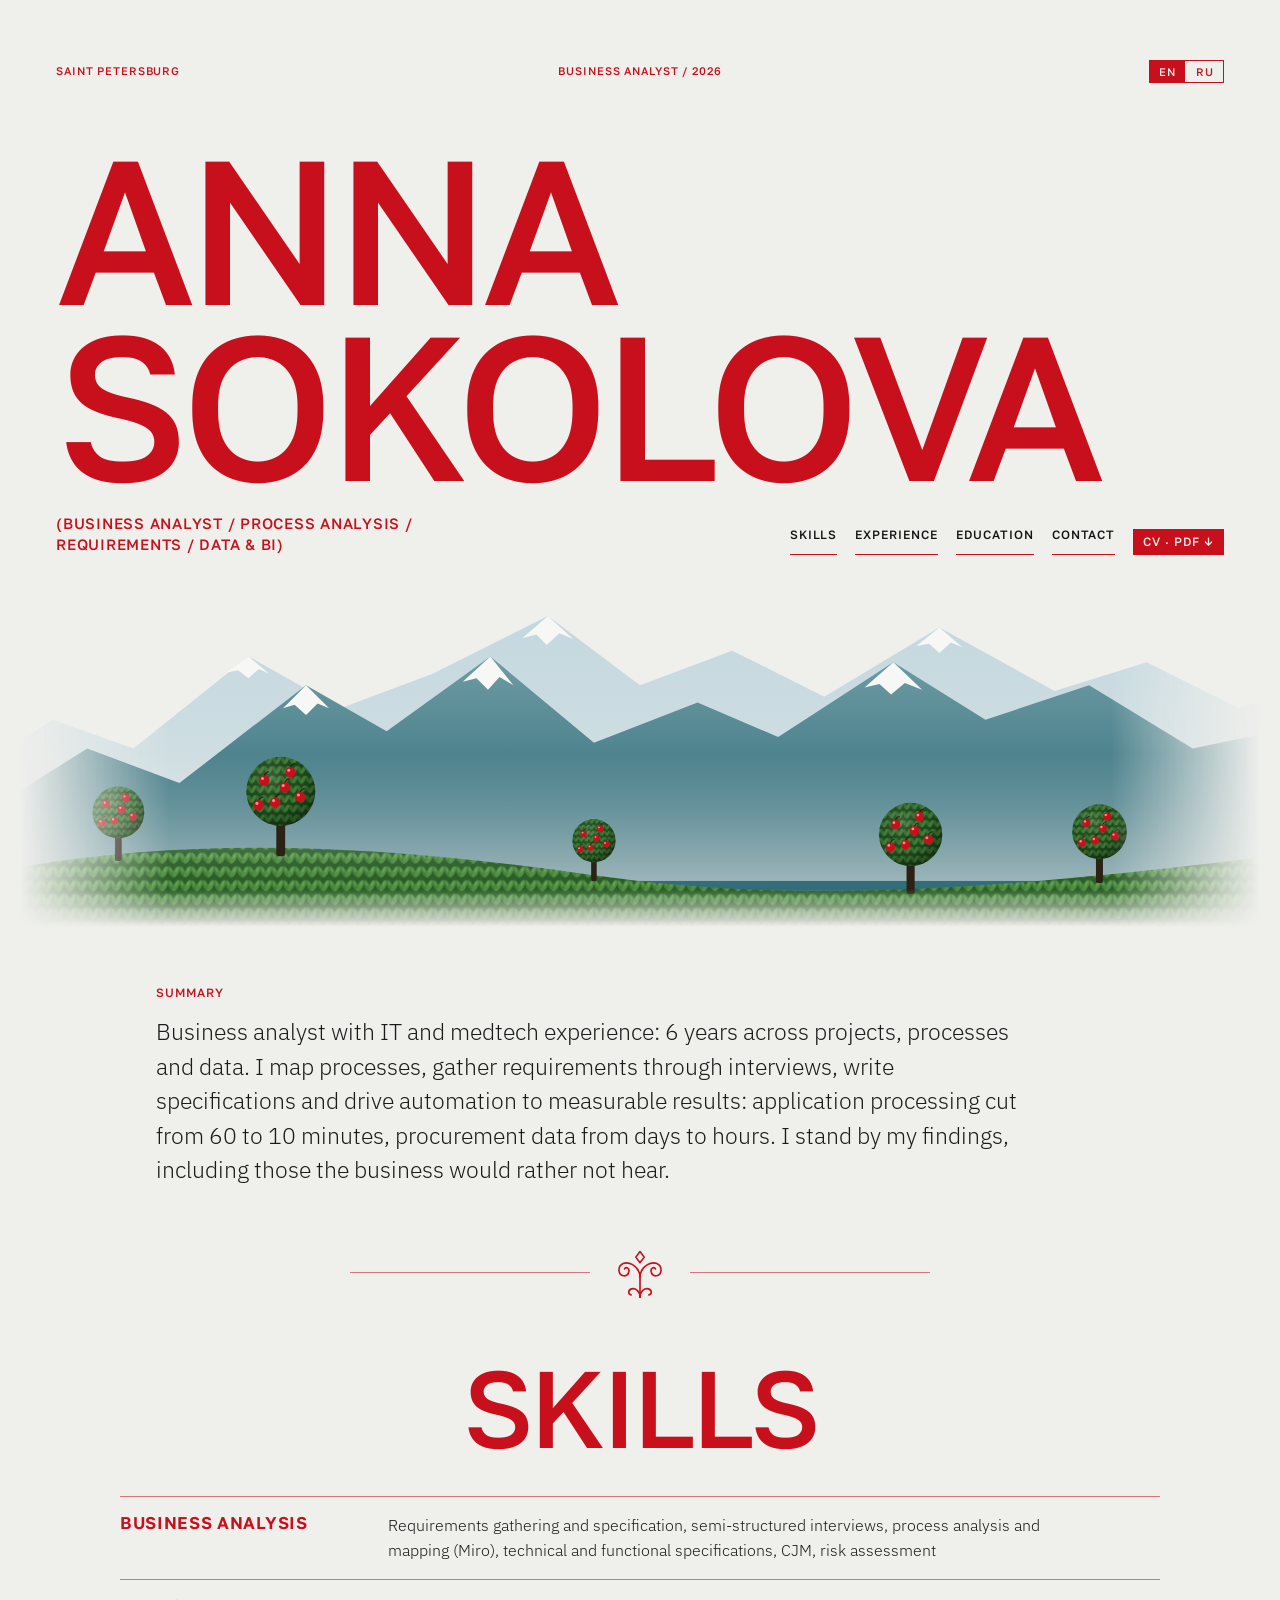
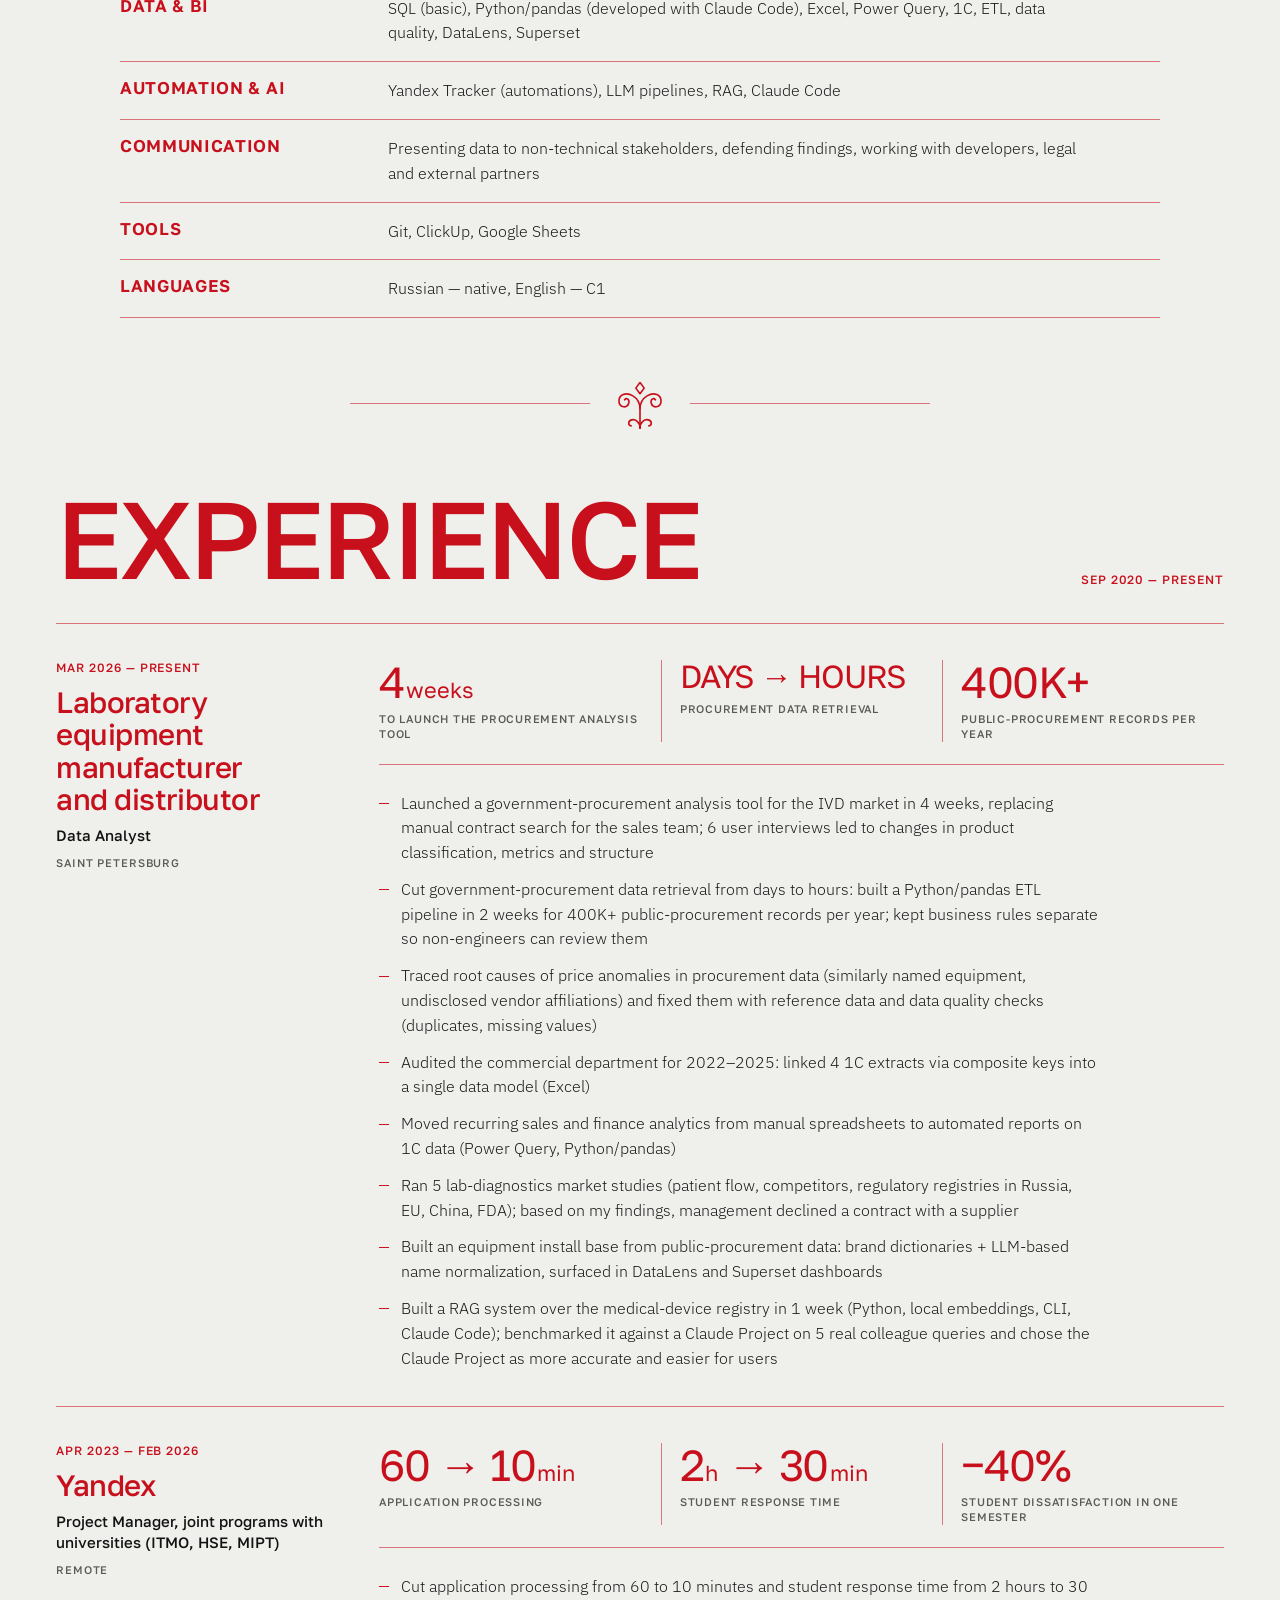
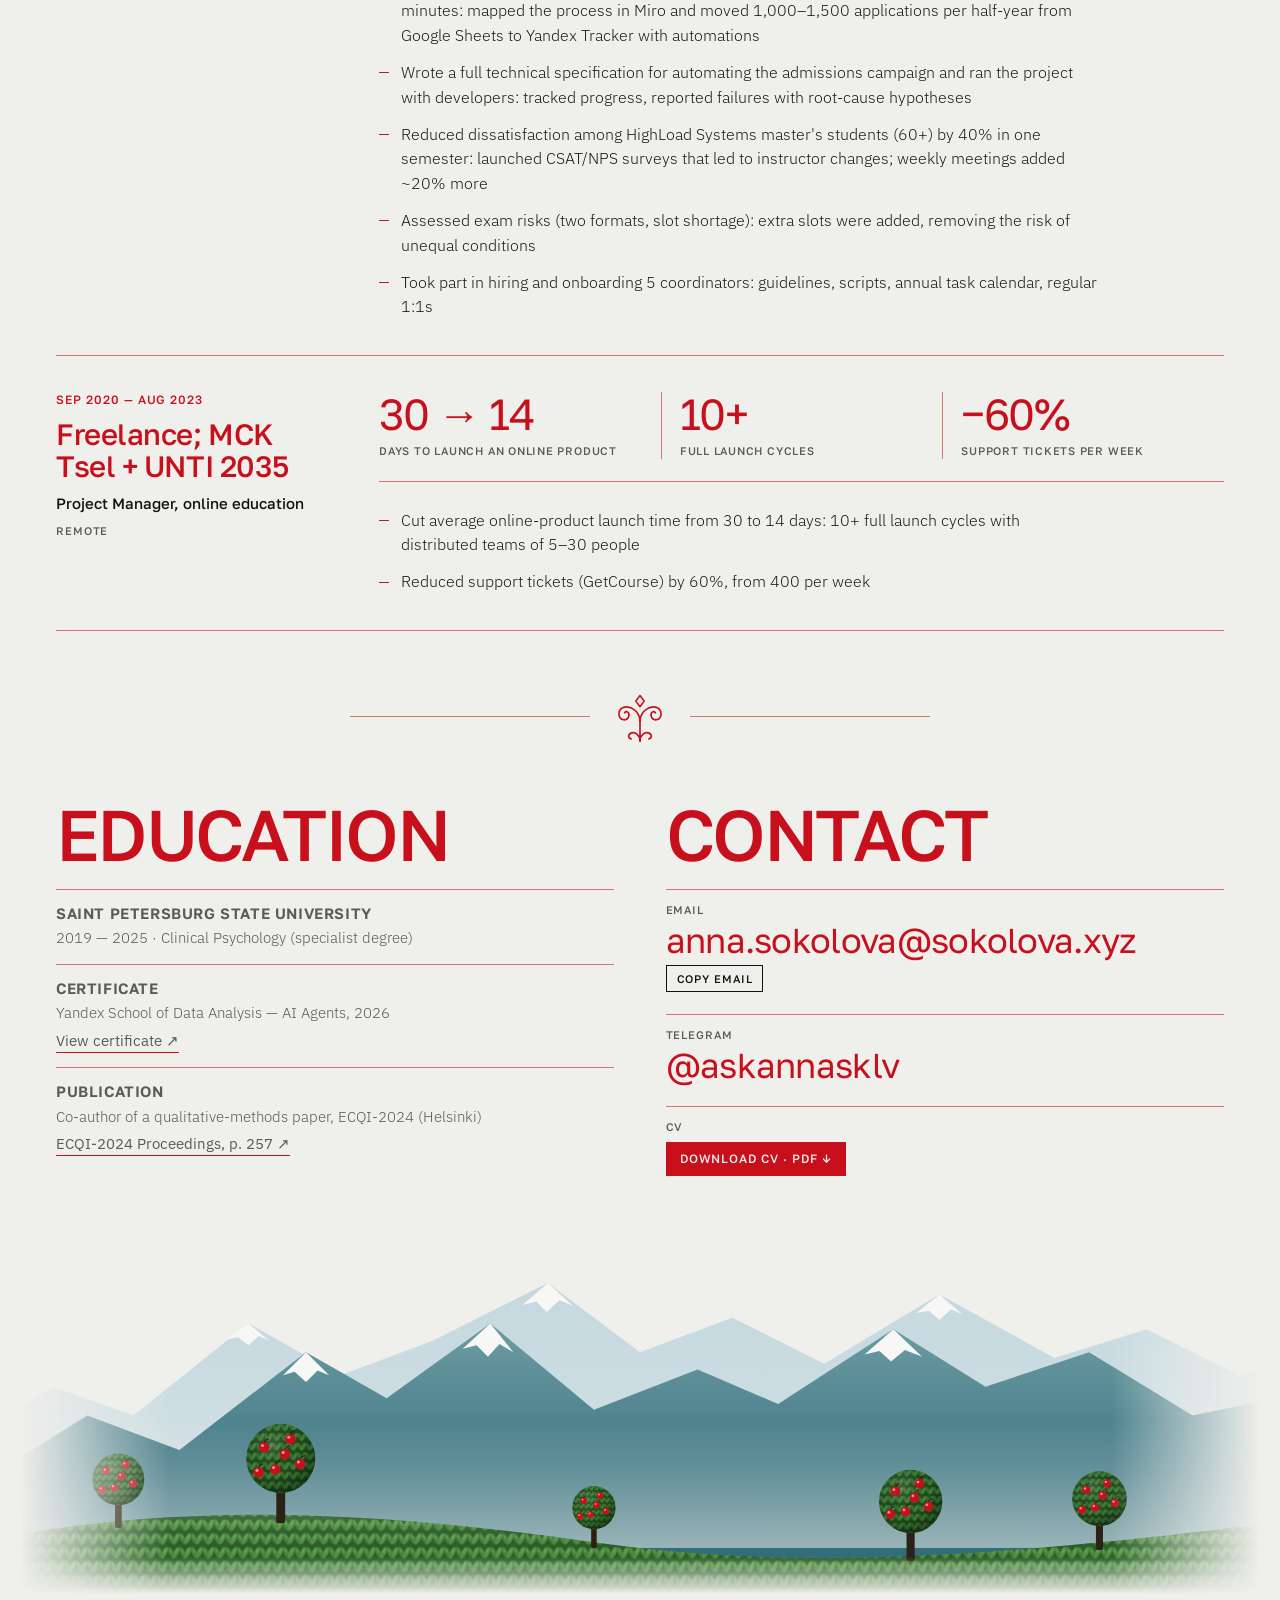
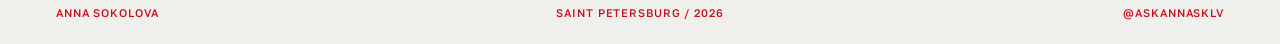
<file: index.html>
<!doctype html>
<html lang="en">
<head>
<meta charset="utf-8">
<meta name="viewport" content="width=device-width, initial-scale=1, viewport-fit=cover">
<title>Anna Sokolova</title>
<meta name="description" content="Anna Sokolova: business analyst. Process analysis, requirements, data and BI. Saint Petersburg.">
<meta name="theme-color" content="#EFEFEC">
<link rel="canonical" href="https://askannasklv.github.io/">
<meta property="og:type" content="website">
<meta property="og:url" content="https://askannasklv.github.io/">
<meta property="og:title" content="Anna Sokolova">
<meta property="og:description" content="Business analyst: process analysis, requirements, data &amp; BI. Saint Petersburg.">
<meta property="og:image" content="https://askannasklv.github.io/og-cover.png">
<meta property="og:image:width" content="1200">
<meta property="og:image:height" content="630">
<meta name="twitter:card" content="summary_large_image">
<link rel="icon" href="favicon.svg" type="image/svg+xml">
<link rel="icon" href="favicon-32.png" sizes="32x32" type="image/png">
<link rel="apple-touch-icon" href="apple-touch-icon.png">
<link rel="preload" href="fonts/golos-text-latin-500-normal.woff2" as="font" type="font/woff2" crossorigin>
<link rel="stylesheet" href="fonts/fonts.css">
<style>
:root{padding-top:env(safe-area-inset-top,0px);padding-bottom:env(safe-area-inset-bottom,0px)}
body{margin:0}
img{max-width:100%}
[hidden]{display:none!important}
</style>
<style>
/* Layout: one continuous sheet of cool paper. Light red type, Alatau ranges that
   dissolve into the page, knitted foothills with clickable apple trees,
   a кошкар-мүйіз seal between sections, experience as a quiet two-column ledger, summary up top.
   Single deliberate light look, every colour set explicitly. */
:root{
  --ink:#121212;
  --paper:#EFEFEC;
  --red:#C8101C;
  --text:#1B1B1B;
  --muted:#5A5A57;
  --line:rgba(200,16,28,.55);
  --display:"Golos Text","Helvetica Neue",Arial,sans-serif;
  --body:"IBM Plex Sans","Helvetica Neue",Arial,sans-serif;
  --pad:clamp(16px,3vw,36px);
  color-scheme:light;
}
*{box-sizing:border-box}
body{
  background:var(--paper);color:var(--text);font-family:var(--body);font-weight:300;font-size:16px;line-height:1.55;
  padding-left:max(16px,env(safe-area-inset-left,0px));
  padding-right:max(16px,env(safe-area-inset-right,0px));
  padding-block:clamp(12px,2vw,24px);
  -webkit-font-smoothing:antialiased;
}
body::before{content:"";position:fixed;inset:0 0 auto;height:env(safe-area-inset-top,0px);z-index:10;background:var(--paper)}
.l-ru .en{display:none!important}
:root:not(.l-ru) .ru{display:none!important}
b,strong{font-weight:500}

main{max-width:1240px;margin:0 auto;display:flex;flex-direction:column;gap:clamp(28px,4.5vw,60px)}
.frame{position:relative;padding-inline:var(--pad)}

/* meta bar */
.meta{display:grid;grid-template-columns:1fr auto 1fr;gap:12px;align-items:center;
  font:500 11px/1.3 var(--display);letter-spacing:.08em;text-transform:uppercase;color:var(--red)}
.meta > :nth-child(2){text-align:center}
.meta > :last-child{justify-self:end;text-align:right}
.meta a{color:inherit;text-decoration:none}
.meta a:hover{text-decoration:underline}

.lang{display:inline-flex;gap:2px;border:1px solid var(--red)}
.lang button{all:unset;cursor:pointer;padding:5px 9px;font:500 11px/1 var(--display);letter-spacing:.08em;color:var(--red)}
.lang button[aria-pressed="true"]{background:var(--red);color:var(--paper)}
.lang button:focus-visible{outline:2px solid var(--ink);outline-offset:2px}

/* section seal — кошкар-мүйіз between sections */
.seal{display:flex;align-items:center;justify-content:center;gap:clamp(12px,2vw,22px)}
.seal span{flex:1 1 0;max-width:240px;height:1px;background:var(--line)}
.seal svg{width:clamp(40px,4.6vw,56px);height:auto;flex:none}

/* ---------- HERO ---------- */
.hero{padding-top:var(--pad)}
.hero h1{
  margin:clamp(24px,5vw,56px) 0 0;
  font:500 clamp(52px,16vw,210px)/.86 var(--display);letter-spacing:-.04em;
  text-transform:uppercase;color:var(--red);position:relative;z-index:2;
}
.hero-row{display:flex;flex-wrap:wrap;justify-content:space-between;align-items:flex-end;gap:16px 32px;
  margin-top:clamp(14px,2vw,22px);position:relative;z-index:2}
.tagline{font:500 clamp(12px,1.25vw,15px)/1.4 var(--display);letter-spacing:.05em;text-transform:uppercase;color:var(--red);max-width:44ch;margin:0}
.nav{display:flex;flex-wrap:wrap;gap:8px 18px;font:500 12px/1 var(--display);letter-spacing:.08em;text-transform:uppercase}
.nav a{color:var(--ink);text-decoration:none;border-bottom:1px solid var(--red);padding-bottom:3px}
.nav a:hover{color:var(--red)}

/* mountains dissolve into the page at the sides and bottom */
.mtn{display:block;height:clamp(180px,30vw,380px);
  margin:0 calc(var(--pad) * -1);width:calc(100% + var(--pad) * 2);
  -webkit-mask-image:linear-gradient(to right,transparent 0,#000 12%,#000 88%,transparent 100%),linear-gradient(to bottom,#000 90%,transparent 100%);
  -webkit-mask-composite:source-in;
  mask-image:linear-gradient(to right,transparent 0,#000 12%,#000 88%,transparent 100%),linear-gradient(to bottom,#000 90%,transparent 100%);
  mask-composite:intersect;
}
.hero .mtn{margin-top:clamp(-8px,-1.5vw,-24px)}
.tree{cursor:pointer}
.ap{transform-box:fill-box;transform-origin:50% 50%}
@media (prefers-reduced-motion:no-preference){
  .sway{transform-box:fill-box;transform-origin:50% 100%;animation:sway 6s ease-in-out infinite alternate}
  .sway.b{animation-duration:7.5s;animation-delay:-2s}
  .sway.c{animation-duration:5.2s;animation-delay:-3.5s}
  @keyframes sway{from{transform:rotate(-2deg)}to{transform:rotate(2deg)}}
}

/* ---------- section heads ---------- */
.kicker{font:500 12px/1.3 var(--display);letter-spacing:.08em;text-transform:uppercase;color:var(--red);margin:0}
.h2{font:500 clamp(40px,8.5vw,112px)/.9 var(--display);letter-spacing:-.035em;text-transform:uppercase;color:var(--red);margin:0;text-wrap:balance}

/* ---------- SKILLS ---------- */
.skills-head{display:grid;justify-items:center;text-align:center;padding-bottom:clamp(24px,3.5vw,40px)}
.skills{list-style:none;margin:0 auto;padding:0;max-width:1040px;display:grid}
.skills li{display:grid;grid-template-columns:minmax(0,15rem) minmax(0,1fr);gap:8px 28px;padding:16px 0;border-top:1px solid var(--line);
  transition:opacity .8s ease,transform .8s cubic-bezier(.2,.7,.2,1);transition-delay:calc(var(--d,0) * 90ms)}
.skills li:last-child{border-bottom:1px solid var(--line)}
.skills li.pending{opacity:0;transform:translateY(26px)}
.skills h3{margin:0;font:600 clamp(14px,1.4vw,17px)/1.2 var(--display);text-transform:uppercase;letter-spacing:.04em;color:var(--red)}
.skills p{margin:0;max-width:70ch}

/* ---------- EXPERIENCE ledger ---------- */
.exp-head{display:flex;flex-wrap:wrap;justify-content:space-between;align-items:flex-end;gap:12px 24px;padding-bottom:clamp(20px,3vw,36px)}
.job{display:grid;grid-template-columns:minmax(0,17rem) minmax(0,1fr);gap:20px clamp(24px,4vw,64px);
  border-top:1px solid var(--line);padding-block:clamp(22px,3vw,36px)}
.job:last-child{border-bottom:1px solid var(--line)}
.job-side{display:grid;align-content:start;gap:10px}
.org{font:500 clamp(22px,2.3vw,30px)/1.1 var(--display);letter-spacing:-.015em;color:var(--red);margin:0;text-wrap:balance}
.role{font:500 15px/1.4 var(--display);color:var(--ink);margin:0}
.where{font:500 11px/1.3 var(--display);letter-spacing:.08em;text-transform:uppercase;color:var(--muted);margin:0}
.figs{display:flex;flex-wrap:wrap;gap:18px 0;margin:0 0 26px;padding:0 0 22px;border-bottom:1px solid var(--line);list-style:none}
.figs li{flex:1 1 9.5rem;min-width:0;padding:0 18px;border-left:1px solid var(--line);display:grid;gap:8px;align-content:start}
.figs li:first-child{border-left:0;padding-left:0}
.figs .num{font:400 clamp(30px,3.4vw,46px)/1 var(--display);letter-spacing:-.035em;color:var(--red);white-space:nowrap}
.figs .num small{font-size:.5em;margin-left:.08em;letter-spacing:0}
.figs .num--word{white-space:normal;text-transform:uppercase;font-size:clamp(24px,2.5vw,34px);line-height:1.05}
.figs .cap{font:500 11px/1.35 var(--display);letter-spacing:.07em;text-transform:uppercase;color:var(--muted);margin:0}
.bul{list-style:none;margin:0;padding:0;display:grid;gap:12px;font-size:15.5px;line-height:1.6;max-width:72ch}
.bul li{padding-left:22px;position:relative}
.bul li::before{content:"";position:absolute;left:0;top:.8em;width:10px;height:1px;background:var(--red)}

/* ---------- EDUCATION + CONTACT ---------- */
.final{display:grid;grid-template-columns:minmax(0,1fr) minmax(0,1fr);gap:clamp(28px,4vw,56px)}
.final .h2{font-size:clamp(36px,5.6vw,76px)}
.edu{display:grid;gap:14px;margin-top:22px}
.edu-item{border-top:1px solid var(--line);padding-top:14px;display:grid;gap:4px}
.edu-item b{font:600 15px/1.25 var(--display);text-transform:uppercase;letter-spacing:.04em;color:var(--ink)}
.edu-item span{color:var(--muted);font-size:15px}
.link{color:var(--red);font-weight:400;text-decoration:none;border-bottom:1px solid currentColor;width:fit-content;font-size:15px}
.link:hover{color:var(--ink)}
.link:focus-visible,.nav a:focus-visible,.copy:focus-visible{outline:2px solid var(--ink);outline-offset:3px}

.contacts{display:grid;gap:22px;margin-top:22px}
.contact{display:grid;gap:6px;border-top:1px solid var(--line);padding-top:14px}
.contact .lbl{font:500 11px/1 var(--display);letter-spacing:.08em;text-transform:uppercase;color:var(--muted)}
.contact .val{font:400 clamp(20px,2.7vw,36px)/1.1 var(--display);letter-spacing:-.02em;color:var(--red);overflow-wrap:anywhere;user-select:all;text-decoration:none}
a.val:hover{color:var(--ink)}
.copy{all:unset;cursor:pointer;width:fit-content;font:500 11px/1 var(--display);letter-spacing:.08em;text-transform:uppercase;color:var(--ink);border:1px solid var(--ink);padding:7px 10px}
.copy:hover{background:var(--ink);color:var(--paper)}
.final-wrap .mtn{margin-top:clamp(16px,3vw,40px)}
.foot{padding-top:12px}


/* ---------- SUMMARY + CV ---------- */
.summary{display:grid;gap:14px;max-width:1040px;margin:0 auto;width:100%}
.lead{margin:0;max-width:62ch;font-size:clamp(18px,1.8vw,23px);line-height:1.5;font-weight:300;color:var(--text)}
.nav a.cv{color:var(--paper);background:var(--red);border:1px solid var(--red);padding:6px 9px}
.nav a.cv:hover{background:var(--ink);border-color:var(--ink);color:var(--paper)}
.cvbtn{width:fit-content;font:500 12px/1 var(--display);letter-spacing:.08em;text-transform:uppercase;color:var(--paper);background:var(--red);text-decoration:none;padding:11px 14px;margin-top:4px}
.cvbtn:hover{background:var(--ink)}
.cvbtn:focus-visible,.nav a.cv:focus-visible{outline:2px solid var(--ink);outline-offset:3px}

@media (max-width:820px){
  .final{grid-template-columns:minmax(0,1fr)}
  .skills li,.job{grid-template-columns:minmax(0,1fr)}
}
@media (max-width:560px){
  .meta{grid-template-columns:1fr auto}
  .meta > :nth-child(2){display:none}
  .figs li{flex-basis:100%;border-left:0;padding:0}
}
</style>
</head>
<body>
<!-- shared SVG defs: ornament, mountain base, knit, apple tree parts -->
<svg width="0" height="0" style="position:absolute" aria-hidden="true" focusable="false">
  <defs>
    <g id="horn" fill="none" stroke-linecap="round" stroke-linejoin="round">
      <path d="M60 112 V70 C60 56 54 48 44 42 C30 34 14 40 15 55 C16 68 33 70 36 58 C38 50 31 46 27 51"/>
      <path d="M60 70 C60 56 66 48 76 42 C90 34 106 40 105 55 C104 68 87 70 84 58 C82 50 89 46 93 51"/>
      <path d="M60 112 C60 98 50 92 42 94 C34 96 34 106 41 107"/>
      <path d="M60 112 C60 98 70 92 78 94 C86 96 86 106 79 107"/>
      <path d="M60 14 L69 26 L60 38 L51 26 Z"/>
    </g>
    <pattern id="knit" width="10" height="12" patternUnits="userSpaceOnUse">
      <rect width="10" height="12" fill="#2A5E26"/>
      <ellipse cx="2.8" cy="6" rx="2.2" ry="5.3" transform="rotate(-26 2.8 6)" fill="#448239"/>
      <ellipse cx="7.2" cy="6" rx="2.2" ry="5.3" transform="rotate(26 7.2 6)" fill="#4F9142"/>
      <ellipse cx="2.4" cy="4.6" rx=".8" ry="2.4" transform="rotate(-26 2.4 4.6)" fill="#66A855" opacity=".7"/>
      <ellipse cx="7.6" cy="4.6" rx=".8" ry="2.4" transform="rotate(26 7.6 4.6)" fill="#70B15E" opacity=".7"/>
    </pattern>
    <pattern id="knitS" width="6" height="7" patternUnits="userSpaceOnUse">
      <rect width="6" height="7" fill="#1E4A1C"/>
      <ellipse cx="1.7" cy="3.5" rx="1.3" ry="3.1" transform="rotate(-26 1.7 3.5)" fill="#356F2E"/>
      <ellipse cx="4.3" cy="3.5" rx="1.3" ry="3.1" transform="rotate(26 4.3 3.5)" fill="#417F37"/>
    </pattern>
    <linearGradient id="farFill" x1="0" y1="0" x2="0" y2="1">
      <stop offset="0" stop-color="#C3D8DF"/><stop offset="1" stop-color="#DCE5E6"/>
    </linearGradient>
    <linearGradient id="midFill" x1="0" y1="0" x2="0" y2="1">
      <stop offset="0" stop-color="#6E9CA4"/><stop offset=".55" stop-color="#3E7783"/><stop offset="1" stop-color="#2D6874"/>
    </linearGradient>
    <linearGradient id="haze" x1="0" y1="0" x2="0" y2="1">
      <stop offset="0" stop-color="#EFEFEC" stop-opacity="0"/><stop offset="1" stop-color="#EFEFEC" stop-opacity=".55"/>
    </linearGradient>
    <linearGradient id="shadeFront" x1="0" y1="0" x2="0" y2="1">
      <stop offset="0" stop-color="#fff" stop-opacity=".12"/>
      <stop offset=".6" stop-color="#000" stop-opacity="0"/>
      <stop offset="1" stop-color="#000" stop-opacity=".18"/>
    </linearGradient>
    <radialGradient id="crownShade" cx=".35" cy=".3" r=".75">
      <stop offset="0" stop-color="#fff" stop-opacity=".14"/>
      <stop offset=".6" stop-color="#000" stop-opacity="0"/>
      <stop offset="1" stop-color="#000" stop-opacity=".42"/>
    </radialGradient>
    <g id="apple"><circle r="3.8" fill="#C8101C"/><circle cx="-1.2" cy="-1.3" r="1.1" fill="#fff" opacity=".55"/><path d="M0 -3.6 q1.5 -2.4 3.4 -2.6" stroke="#2B2114" stroke-width=".9" fill="none"/></g>
    <g id="treeBody">
      <rect x="-3.2" y="-24" width="6.4" height="27" rx="2" fill="#2B2114"/>
      <circle cx="0" cy="-44" r="25" fill="url(#knitS)"/>
      <circle cx="0" cy="-44" r="25" fill="url(#crownShade)"/>
    </g>
    <g id="mtnBase">
      <path d="M0 210 L90 150 L160 175 L260 95 L340 140 L420 110 L520 60 L600 120 L680 90 L760 130 L860 70 L960 125 L1040 100 L1120 140 L1200 115 V330 H0 Z" fill="url(#farFill)"/>
      <path d="M520 60 L498 79 L510 76 L519 85 L530 75 L542 80 Z M860 70 L840 86 L851 84 L860 92 L870 83 L880 87 Z M260 95 L241 109 L251 107 L260 114 L269 106 L278 110 Z" fill="#F7F7F5"/>
      <path d="M0 250 L120 175 L200 205 L310 120 L380 160 L470 95 L560 170 L650 135 L720 165 L820 100 L900 150 L990 120 L1080 175 L1200 150 V330 H0 Z" fill="url(#midFill)"/>
      <path d="M310 120 L290 140 L300 137 L310 146 L320 136 L330 140 Z M470 95 L446 117 L458 114 L468 124 L478 113 L490 120 Z M820 100 L795 122 L808 119 L818 128 L830 118 L845 124 Z" fill="#F7F7F5"/>
      <rect x="0" y="180" width="1200" height="110" fill="url(#haze)"/>
      <path d="M0 290 C200 245 380 260 560 285 S900 300 1200 262 V330 H0 Z" fill="url(#knit)"/>
      <path d="M0 290 C200 245 380 260 560 285 S900 300 1200 262 V330 H0 Z" fill="url(#shadeFront)"/>
    </g>
  </defs>
</svg>

<main>

  <!-- ========== HERO ========== -->
  <section class="frame hero" aria-labelledby="name">
    <div class="meta">
      <span><span class="en">Saint Petersburg</span><span class="ru">Санкт-Петербург</span></span>
      <span><span class="en">Business analyst / 2026</span><span class="ru">Бизнес-аналитик / 2026</span></span>
      <div class="lang" role="group" aria-label="Language">
        <button type="button" id="btn-en" data-lang="en" aria-pressed="true">EN</button>
        <button type="button" id="btn-ru" data-lang="ru" aria-pressed="false">RU</button>
      </div>
    </div>
    <h1 id="name"><span class="en">Anna<br>Sokolova</span><span class="ru">Анна<br>Соколова</span></h1>
    <div class="hero-row">
      <p class="tagline">
        <span class="en">(Business analyst / Process analysis / Requirements / Data &amp; BI)</span>
        <span class="ru">(Бизнес-аналитик / Анализ процессов / Требования / Данные и BI)</span>
      </p>
      <nav class="nav" aria-label="Sections">
        <a href="#skills"><span class="en">Skills</span><span class="ru">Навыки</span></a>
        <a href="#experience"><span class="en">Experience</span><span class="ru">Опыт</span></a>
        <a href="#education"><span class="en">Education</span><span class="ru">Образование</span></a>
        <a href="#contact"><span class="en">Contact</span><span class="ru">Контакты</span></a>
        <a class="cv en" href="cv/Sokolova_CV_EN.pdf" target="_blank" rel="noopener">CV · PDF ↓</a>
        <a class="cv ru" href="cv/Sokolova_CV_RU.pdf" target="_blank" rel="noopener">Резюме · PDF ↓</a>
      </nav>
    </div>
    <svg class="mtn" viewBox="0 0 1200 330" preserveAspectRatio="xMidYMax slice" aria-hidden="true"></svg>
  </section>

  <!-- ========== SUMMARY ========== -->
  <section class="frame summary" aria-label="Summary">
    <p class="kicker"><span class="en">Summary</span><span class="ru">О себе</span></p>
    <p class="lead en">Business analyst with IT and medtech experience: 6 years across projects, processes and data. I map processes, gather requirements through interviews, write specifications and drive automation to measurable results: application processing cut from 60 to 10 minutes, procurement data from days to hours. I stand by my findings, including those the business would rather not hear.</p>
    <p class="lead ru">Бизнес-аналитик с опытом в IT и медтехе, 6 лет в проектах, процессах и данных. Описываю процессы, собираю требования на интервью, пишу ТЗ и довожу автоматизацию до измеримого результата: обработка заявок с 60 до 10 минут, данные о закупках — с дней до часов. Защищаю выводы, даже неудобные для бизнеса.</p>
  </section>

  <div class="seal" aria-hidden="true"><span></span><svg viewBox="0 0 120 120"><use href="#horn" stroke="#C8101C" stroke-width="3.5"/></svg><span></span></div>

  <!-- ========== SKILLS ========== -->
  <section class="frame" id="skills" aria-labelledby="skills-h">
    <div class="skills-head">
      <h2 class="h2" id="skills-h"><span class="en">Skills</span><span class="ru">Навыки</span></h2>
    </div>
    <ul class="skills en">
      <li><h3>Business analysis</h3><p>Requirements gathering and specification, semi-structured interviews, process analysis and mapping (Miro), technical and functional specifications, CJM, risk assessment</p></li>
      <li><h3>Data &amp; BI</h3><p>SQL (basic), Python/pandas (developed with Claude Code), Excel, Power Query, 1C, ETL, data quality, DataLens, Superset</p></li>
      <li><h3>Automation &amp; AI</h3><p>Yandex Tracker (automations), LLM pipelines, RAG, Claude Code</p></li>
      <li><h3>Communication</h3><p>Presenting data to non-technical stakeholders, defending findings, working with developers, legal and external partners</p></li>
      <li><h3>Tools</h3><p>Git, ClickUp, Google Sheets</p></li>
      <li><h3>Languages</h3><p>Russian — native, English — C1</p></li>
    </ul>
    <ul class="skills ru">
      <li><h3>Бизнес-анализ</h3><p>Сбор и формализация требований, полуструктурированные интервью, анализ и картирование процессов (Miro), ТЗ и функциональные требования, CJM, оценка рисков</p></li>
      <li><h3>Данные и BI</h3><p>SQL (базовый), Python/pandas (разработка с Claude Code), Excel, Power Query, 1С, ETL, контроль качества данных, DataLens, Superset</p></li>
      <li><h3>Автоматизация и AI</h3><p>Яндекс Трекер (автоматизации), LLM-пайплайны, RAG, Claude Code</p></li>
      <li><h3>Коммуникация</h3><p>Презентация данных нетехническим заказчикам, защита выводов, работа с разработкой, юристами и внешними партнёрами</p></li>
      <li><h3>Инструменты</h3><p>Git, ClickUp, Google Sheets</p></li>
      <li><h3>Языки</h3><p>Русский — родной, английский — C1</p></li>
    </ul>
  </section>

  <div class="seal" aria-hidden="true"><span></span><svg viewBox="0 0 120 120"><use href="#horn" stroke="#C8101C" stroke-width="3.5"/></svg><span></span></div>

  <!-- ========== EXPERIENCE ========== -->
  <section class="frame" id="experience" aria-labelledby="exp-h">
    <div class="exp-head">
      <h2 class="h2" id="exp-h"><span class="en">Experience</span><span class="ru">Опыт работы</span></h2>
      <p class="kicker"><span class="en">Sep 2020 — present</span><span class="ru">Сентябрь 2020 — н.в.</span></p>
    </div>

    <article class="job">
      <div class="job-side">
        <p class="kicker"><span class="en">Mar 2026 — present</span><span class="ru">Март 2026 — н.в.</span></p>
        <h3 class="org"><span class="en">Laboratory equipment manufacturer and distributor</span><span class="ru">Производитель и дистрибьютор лабораторного оборудования</span></h3>
        <p class="role"><span class="en">Data Analyst</span><span class="ru">Аналитик данных</span></p>
        <p class="where"><span class="en">Saint Petersburg</span><span class="ru">Санкт-Петербург</span></p>
      </div>
      <div>
        <ul class="figs">
          <li><span class="num">4<small class="en">weeks</small><small class="ru">недели</small></span><p class="cap"><span class="en">To launch the procurement analysis tool</span><span class="ru">На запуск инструмента анализа госзакупок</span></p></li>
          <li><span class="num num--word"><span class="en">Days → hours</span><span class="ru">Дни → часы</span></span><p class="cap"><span class="en">Procurement data retrieval</span><span class="ru">Получение данных о госзакупках</span></p></li>
          <li><span class="num">400K+</span><p class="cap"><span class="en">Public-procurement records per year</span><span class="ru">Записей ЕИС в год</span></p></li>
        </ul>
        <ul class="bul en">
          <li>Launched a government-procurement analysis tool for the IVD market in 4 weeks, replacing manual contract search for the sales team; 6 user interviews led to changes in product classification, metrics and structure</li>
          <li>Cut government-procurement data retrieval from days to hours: built a Python/pandas ETL pipeline in 2 weeks for 400K+ public-procurement records per year; kept business rules separate so non-engineers can review them</li>
          <li>Traced root causes of price anomalies in procurement data (similarly named equipment, undisclosed vendor affiliations) and fixed them with reference data and data quality checks (duplicates, missing values)</li>
          <li>Audited the commercial department for 2022–2025: linked 4 1C extracts via composite keys into a single data model (Excel)</li>
          <li>Moved recurring sales and finance analytics from manual spreadsheets to automated reports on 1C data (Power Query, Python/pandas)</li>
          <li>Ran 5 lab-diagnostics market studies (patient flow, competitors, regulatory registries in Russia, EU, China, FDA); based on my findings, management declined a contract with a supplier</li>
          <li>Built an equipment install base from public-procurement data: brand dictionaries + LLM-based name normalization, surfaced in DataLens and Superset dashboards</li>
          <li>Built a RAG system over the medical-device registry in 1 week (Python, local embeddings, CLI, Claude Code); benchmarked it against a Claude Project on 5 real colleague queries and chose the Claude Project as more accurate and easier for users</li>
        </ul>
        <ul class="bul ru">
          <li>За 4 недели запустила инструмент анализа госзакупок ИВД для отдела продаж вместо ручного поиска контрактов; по итогам 6 интервью с пользователями изменила классификацию продуктов, метрики и структуру</li>
          <li>Сократила время получения данных о госзакупках с дней до часов: за 2 недели построила ETL-пайплайн на Python/pandas для 400K+ записей ЕИС в год; бизнес-правила вынесла отдельно, чтобы их проверял не-инженер</li>
          <li>Нашла корневые причины ценовых аномалий в закупках (похожие наименования оборудования, нераскрытая аффилированность поставщиков) и закрыла их справочниками и контролем качества данных (дубли, пропуски)</li>
          <li>Провела аудит коммерческого отдела за 2022–2025: связала 4 выгрузки 1С составными ключами в единую модель данных (Excel)</li>
          <li>Перевела регулярную аналитику продаж и финансов с ручных таблиц на автоматические отчёты по данным 1С (Power Query, Python/pandas)</li>
          <li>Провела 5 исследований рынков лабораторной диагностики (пациентопоток, конкуренты, регуляторные реестры РФ, ЕС, Китая, FDA); по моим выводам руководство отказалось от контракта с поставщиком</li>
          <li>Собрала инсталл-базу оборудования по данным ЕИС: справочники брендов + нормализация наименований через LLM, результат выведен в дашборды DataLens и Superset</li>
          <li>За 1 неделю собрала RAG-систему по реестру медизделий (Python, локальные эмбеддинги, CLI, Claude Code); на 5 реальных запросах коллег сравнила её с Claude Project и выбрала Claude Project: точнее и понятнее пользователям</li>
        </ul>
      </div>
    </article>

    <article class="job">
      <div class="job-side">
        <p class="kicker"><span class="en">Apr 2023 — Feb 2026</span><span class="ru">Апрель 2023 — февраль 2026</span></p>
        <h3 class="org"><span class="en">Yandex</span><span class="ru">Яндекс</span></h3>
        <p class="role"><span class="en">Project Manager, joint programs with universities (ITMO, HSE, MIPT)</span><span class="ru">Менеджер проектов, программы с ИТМО, ВШЭ, МФТИ</span></p>
        <p class="where"><span class="en">Remote</span><span class="ru">Удалённо</span></p>
      </div>
      <div>
        <ul class="figs">
          <li><span class="num">60 → 10<small class="en">min</small><small class="ru">мин</small></span><p class="cap"><span class="en">Application processing</span><span class="ru">Обработка заявок</span></p></li>
          <li><span class="num">2<small class="en">h</small><small class="ru">ч</small> → 30<small class="en">min</small><small class="ru">мин</small></span><p class="cap"><span class="en">Student response time</span><span class="ru">Ответ студенту</span></p></li>
          <li><span class="num">−40%</span><p class="cap"><span class="en">Student dissatisfaction in one semester</span><span class="ru">Неудовлетворённость студентов за семестр</span></p></li>
        </ul>
        <ul class="bul en">
          <li>Cut application processing from 60 to 10 minutes and student response time from 2 hours to 30 minutes: mapped the process in Miro and moved 1,000–1,500 applications per half-year from Google Sheets to Yandex Tracker with automations</li>
          <li>Wrote a full technical specification for automating the admissions campaign and ran the project with developers: tracked progress, reported failures with root-cause hypotheses</li>
          <li>Reduced dissatisfaction among HighLoad Systems master's students (60+) by 40% in one semester: launched CSAT/NPS surveys that led to instructor changes; weekly meetings added ~20% more</li>
          <li>Assessed exam risks (two formats, slot shortage): extra slots were added, removing the risk of unequal conditions</li>
          <li>Took part in hiring and onboarding 5 coordinators: guidelines, scripts, annual task calendar, regular 1:1s</li>
        </ul>
        <ul class="bul ru">
          <li>Сократила обработку заявок с 60 до 10 минут, а ответ студенту — с 2 часов до 30 минут: картировала процесс в Miro и перевела 1000–1500 заявок за полгода из Google Sheets в Яндекс Трекер с автоматизациями</li>
          <li>Написала полное ТЗ на автоматизацию приёмной кампании и вела проект с разработкой: контроль хода работ, отчёты о сбоях с гипотезами о причинах</li>
          <li>Снизила неудовлетворённость студентов магистратуры HighLoad Systems (60+ человек) на 40% за семестр: запустила опросы CSAT/NPS, по итогам заменили преподавателей; еженедельные встречи дали ещё ~20%</li>
          <li>Оценила риски экзамена (два формата, нехватка слотов): добавили слоты и сняли риск неравных условий</li>
          <li>Участвовала в найме и онбординге 5 кураторов: регламенты, скрипты, годовой календарь задач, регулярные 1-1</li>
        </ul>
      </div>
    </article>

    <article class="job">
      <div class="job-side">
        <p class="kicker"><span class="en">Sep 2020 — Aug 2023</span><span class="ru">Сентябрь 2020 — август 2023</span></p>
        <h3 class="org"><span class="en">Freelance; MCK Tsel + UNTI 2035</span><span class="ru">Фриланс; АНО ДПО МЦК «Цель» + УНТИ 2035</span></h3>
        <p class="role"><span class="en">Project Manager, online education</span><span class="ru">Менеджер проектов, онлайн-образование</span></p>
        <p class="where"><span class="en">Remote</span><span class="ru">Удалённо</span></p>
      </div>
      <div>
        <ul class="figs">
          <li><span class="num">30 → 14</span><p class="cap"><span class="en">Days to launch an online product</span><span class="ru">Дней на запуск онлайн-продукта</span></p></li>
          <li><span class="num">10+</span><p class="cap"><span class="en">Full launch cycles</span><span class="ru">Полных циклов запуска</span></p></li>
          <li><span class="num">−60%</span><p class="cap"><span class="en">Support tickets per week</span><span class="ru">Обращений в техподдержку в неделю</span></p></li>
        </ul>
        <ul class="bul en">
          <li>Cut average online-product launch time from 30 to 14 days: 10+ full launch cycles with distributed teams of 5–30 people</li>
          <li>Reduced support tickets (GetCourse) by 60%, from 400 per week</li>
        </ul>
        <ul class="bul ru">
          <li>Сократила среднее время запуска онлайн-продукта с 30 до 14 дней: 10+ полных циклов запуска с распределёнными командами 5–30 человек</li>
          <li>Сократила поток обращений в техподдержку (GetCourse) на 60% — с 400 в неделю</li>
        </ul>
      </div>
    </article>
  </section>

  <div class="seal" aria-hidden="true"><span></span><svg viewBox="0 0 120 120"><use href="#horn" stroke="#C8101C" stroke-width="3.5"/></svg><span></span></div>

  <!-- ========== EDUCATION + CONTACT ========== -->
  <section class="frame final-wrap" aria-label="Education and contact">
    <div class="final">
      <div id="education">
        <h2 class="h2"><span class="en">Education</span><span class="ru">Образование</span></h2>
        <div class="edu">
          <div class="edu-item">
            <b><span class="en">Saint Petersburg State University</span><span class="ru">Санкт-Петербургский государственный университет</span></b>
            <span><span class="en">2019 — 2025 · Clinical Psychology (specialist degree)</span><span class="ru">2019 — 2025 · Клиническая психология (специалитет)</span></span>
          </div>
          <div class="edu-item">
            <b><span class="en">Certificate</span><span class="ru">Сертификат</span></b>
            <span><span class="en">Yandex School of Data Analysis — AI Agents, 2026</span><span class="ru">Школа анализа данных Яндекса — AI-агенты, 2026</span></span>
            <a class="link" href="https://education.yandex.ru/profile/docs?id=a99348c9-fb9d-4825-9e31-485437a5f515" target="_blank" rel="noopener"><span class="en">View certificate ↗</span><span class="ru">Открыть сертификат ↗</span></a>
          </div>
          <div class="edu-item">
            <b><span class="en">Publication</span><span class="ru">Публикация</span></b>
            <span><span class="en">Co-author of a qualitative-methods paper, ECQI-2024 (Helsinki)</span><span class="ru">Соавтор статьи по качественным методам исследований, ECQI-2024 (Хельсинки)</span></span>
            <a class="link" href="https://storage.googleapis.com/smooty-1220.appspot.com/uploads/4112/1718106409_ECQI2024Proceedings.pdf#page=257" target="_blank" rel="noopener"><span class="en">ECQI-2024 Proceedings, p. 257 ↗</span><span class="ru">Сборник ECQI-2024, с. 257 ↗</span></a>
          </div>
        </div>
      </div>
      <div id="contact">
        <h2 class="h2"><span class="en">Contact</span><span class="ru">Контакты</span></h2>
        <div class="contacts">
          <div class="contact">
            <span class="lbl">Email</span>
            <span class="val" id="email">anna.sokolova@sokolova.xyz</span>
            <button class="copy" type="button" id="copy-email"><span class="en">Copy email</span><span class="ru">Скопировать почту</span></button>
          </div>
          <div class="contact">
            <span class="lbl">Telegram</span>
            <a class="val" href="https://t.me/askannasklv" target="_blank" rel="noopener">@askannasklv</a>
          </div>
          <div class="contact">
            <span class="lbl"><span class="en">CV</span><span class="ru">Резюме</span></span>
            <a class="cvbtn en" href="cv/Sokolova_CV_EN.pdf" target="_blank" rel="noopener">Download CV · PDF ↓</a>
            <a class="cvbtn ru" href="cv/Sokolova_CV_RU.pdf" target="_blank" rel="noopener">Скачать резюме · PDF ↓</a>
          </div>
        </div>
      </div>
    </div>
    <svg class="mtn" viewBox="0 0 1200 330" preserveAspectRatio="xMidYMax slice" aria-hidden="true"></svg>
    <div class="foot">
      <div class="meta">
        <span><span class="en">Anna Sokolova</span><span class="ru">Анна Соколова</span></span>
        <span><span class="en">Saint Petersburg / 2026</span><span class="ru">Санкт-Петербург / 2026</span></span>
        <a href="https://t.me/askannasklv" target="_blank" rel="noopener">@askannasklv</a>
      </div>
    </div>
  </section>

</main>


<script>
(function(){
  var root=document.documentElement;
  var reduced=window.matchMedia&&matchMedia('(prefers-reduced-motion: reduce)').matches;

  /* ---- mountains with apple trees + apple truck ---- */
  var TREES=[[147,270,.9,'c'],[288,265,1.2,''],[560,288,.75,'b'],[835,298,1.1,''],[999,289,.95,'c']];
  var APPLES=[[-12,-52],[7,-58],[14,-40],[-4,-36],[-16,-34],[3,-47]];
  var PILE=[[8,-43],[16,-44],[24,-44],[32,-44],[40,-44],[48,-44],[56,-43],[13,-50],[22,-51],[31,-52],[40,-51],[49,-50],[19,-57],[28,-58],[37,-57],[29,-63]];
  var TS=1.3, TY=300, T_START=-150, T_STOP=413, T_END=1000;
  var horns=[6,26,46].map(function(x){return '<use href="#horn" transform="translate('+x+' -36) scale(.14)" stroke="#DDA233" stroke-width="9"/>';}).join('');
  var wheel=function(x){return '<g transform="translate('+x+' -6)"><g class="wheel"><circle r="7" fill="#1E1A14"/><circle r="2.6" fill="#EFEFEC"/><path d="M-5 0 H5 M0 -5 V5" stroke="#8A8A86" stroke-width="1.2"/></g></g>';};
  var truck='<g transform="translate(0 '+TY+') scale('+TS+')" class="truck-wrap"><g class="truck" style="transform:translateX('+T_START+'px)">'+
    '<rect x="-2" y="-13" width="98" height="5" rx="2" fill="#2B2114"/>'+
    '<rect x="0" y="-40" width="66" height="28" rx="2" fill="#2D6874"/><rect x="0" y="-40" width="66" height="4" fill="#245761"/>'+horns+
    '<g class="pile">'+PILE.map(function(p){return '<use href="#apple" x="'+p[0]+'" y="'+p[1]+'" class="pa" opacity="0"/>';}).join('')+'</g>'+
    '<path d="M66 -12 V-34 H84 L94 -22 V-12 Z" fill="#C8101C"/><path d="M70 -31 H82 L89 -23 H70 Z" fill="#EFEFEC"/>'+
    '<rect x="92" y="-20" width="3" height="3" fill="#DDA233"/>'+wheel(16)+wheel(76)+'</g></g>';
  var art='<use href="#mtnBase"/>'+TREES.map(function(t){
    return '<g transform="translate('+t[0]+' '+t[1]+') scale('+t[2]+')"><g class="sway '+t[3]+'"><g class="tree" data-state="up">'+
      '<circle cx="0" cy="-44" r="30" fill="transparent"/><use href="#treeBody"/>'+
      APPLES.map(function(a){return '<g transform="translate('+a[0]+' '+a[1]+')"><g class="ap" data-y="'+a[1]+'"><use href="#apple"/></g></g>';}).join('')+
      '</g></g></g>';
  }).join('')+truck;
  var D=function(ms){return reduced?1:ms;};
  function killAnims(el){if(el.getAnimations) el.getAnimations().forEach(function(a){a.cancel();});}
  function anim(el,kf,opt){
    if(!el.animate){return Promise.resolve();}
    var a=el.animate(kf,opt); return a.finished.catch(function(){});
  }
  function dropTree(tree){
    var jobs=[];
    tree.querySelectorAll('.ap').forEach(function(ap,i){
      var y=+ap.dataset.y, dy=1-y+Math.random()*2, dx=(Math.random()*2-1)*24;
      ap.dataset.dx=dx; ap.dataset.dy=dy;
      jobs.push(anim(ap,[
        {transform:'translate(0px,0px)',easing:'cubic-bezier(.55,0,1,.45)'},
        {transform:'translate('+(dx*.6)+'px,'+dy+'px)',offset:.62,easing:'cubic-bezier(0,.55,.45,1)'},
        {transform:'translate('+(dx*.82)+'px,'+(dy-7)+'px)',offset:.8,easing:'cubic-bezier(.55,0,1,.45)'},
        {transform:'translate('+(dx*.95)+'px,'+dy+'px)',offset:.92},
        {transform:'translate('+dx+'px,'+(dy-1.5)+'px)',offset:.96},
        {transform:'translate('+dx+'px,'+dy+'px)'}
      ],{duration:D(900+Math.random()*300),delay:D(i*70+Math.random()*120),fill:'forwards'}));
    });
    return Promise.all(jobs);
  }
  function growTree(tree,fromGround){
    var aps=[].slice.call(tree.querySelectorAll('.ap'));
    var fade=fromGround?Promise.all(aps.map(function(ap){return anim(ap,[{opacity:1},{opacity:0}],{duration:D(260),fill:'forwards'});})):Promise.resolve();
    return fade.then(function(){
      return Promise.all(aps.map(function(ap,i){
        killAnims(ap); ap.style.opacity='';
        return anim(ap,[{transform:'scale(0)'},{transform:'scale(1.25)',offset:.65},{transform:'scale(1)'}],
          {duration:D(620),delay:D(i*70),easing:'cubic-bezier(.3,.7,.4,1)',fill:'backwards'});
      }));
    });
  }
  function shownTrees(svg){
    var r=svg.getBoundingClientRect(), pad=r.width*.03;
    return [].slice.call(svg.querySelectorAll('.tree')).filter(function(t){
      var b=t.getBoundingClientRect(), cx=b.left+b.width/2; return cx>r.left+pad && cx<r.right-pad;
    });
  }
  function runTruck(svg){
    svg.dataset.busy='1';
    var tr=svg.querySelector('.truck'), wheels=svg.querySelectorAll('.wheel'), pile=svg.querySelectorAll('.pa');
    var spin=[]; wheels.forEach(function(w){ if(w.animate&&!reduced) spin.push(w.animate([{transform:'rotate(0deg)'},{transform:'rotate(360deg)'}],{duration:500,iterations:Infinity})); });
    var drive=function(from,to,ms,ease){return anim(tr,[{transform:'translateX('+from+'px)'},{transform:'translateX('+to+'px)'}],{duration:D(ms),easing:ease,fill:'forwards'});};
    var trees=[].slice.call(svg.querySelectorAll('.tree'));
    return drive(T_START,T_STOP,1900,'cubic-bezier(.2,.6,.3,1)').then(function(){
      spin.forEach(function(s){s.pause();});
      var aps=[]; trees.forEach(function(t){ if(t.dataset.state==='down') t.querySelectorAll('.ap').forEach(function(ap){aps.push(ap);}); });
      var sm=svg.getScreenCTM(), total=aps.length, done=0;
      return Promise.all(aps.map(function(ap,i){
        var px=TS*(T_STOP+20+Math.random()*30), py=TY-TS*(44+Math.random()*8);
        var pt=svg.createSVGPoint(); pt.x=px; pt.y=py;
        var loc=pt.matrixTransform(sm).matrixTransform(ap.parentNode.getScreenCTM().inverse());
        var dx=+ap.dataset.dx, dy=+ap.dataset.dy, mx=(dx+loc.x)/2, my=Math.min(dy,loc.y)-40;
        return anim(ap,[
          {transform:'translate('+dx+'px,'+dy+'px)',easing:'cubic-bezier(.2,.6,.4,1)'},
          {transform:'translate('+mx+'px,'+my+'px)',offset:.5,easing:'cubic-bezier(.6,0,.8,.4)'},
          {transform:'translate('+loc.x+'px,'+loc.y+'px)'}
        ],{duration:D(650),delay:D(i*55),fill:'forwards'}).then(function(){
          ap.style.opacity='0'; done++;
          var n=Math.ceil(done/total*pile.length);
          for(var k=0;k<n;k++) pile[k].setAttribute('opacity','1');
        });
      }));
    }).then(function(){
      return new Promise(function(r){setTimeout(r,D(350));});
    }).then(function(){
      spin.forEach(function(s){s.play();});
      return drive(T_STOP,T_END,1800,'cubic-bezier(.6,0,.9,.5)');
    }).then(function(){
      spin.forEach(function(s){s.cancel();});
      killAnims(tr); tr.style.transform='translateX('+T_START+'px)';
      pile.forEach(function(p){p.setAttribute('opacity','0');});
      trees.forEach(function(t){ if(t.dataset.state==='down'){ t.dataset.state='empty'; t.querySelectorAll('.ap').forEach(function(ap){killAnims(ap); ap.style.opacity='0';}); } });
      delete svg.dataset.busy;
    });
  }
  function checkStrip(svg){
    if(svg.dataset.busy) return;
    var shown=shownTrees(svg);
    if(shown.length && shown.every(function(t){return t.dataset.state==='down';})){
      svg.dataset.busy='1';
      setTimeout(function(){runTruck(svg);},D(500));
    }
  }
  document.querySelectorAll('svg.mtn').forEach(function(s){
    s.innerHTML=art;
    s.addEventListener('click',function(e){
      var tree=e.target.closest('.tree'); if(!tree||s.dataset.busy||tree.dataset.lock) return;
      var st=tree.dataset.state; tree.dataset.lock='1';
      if(st==='up'){
        tree.dataset.state='down';
        dropTree(tree).then(function(){delete tree.dataset.lock; checkStrip(s);});
      } else {
        tree.dataset.state='up';
        growTree(tree,st==='down').then(function(){delete tree.dataset.lock;});
      }
    });
  });

  /* ---- skills reveal on scroll ---- */
  var sec=document.getElementById('skills');
  if('IntersectionObserver' in window && !reduced && sec.getBoundingClientRect().top>window.innerHeight*.85){
    var lis=sec.querySelectorAll('.skills li');
    lis.forEach(function(li){li.classList.add('pending');});
    var io=new IntersectionObserver(function(entries){
      var n=0;
      entries.forEach(function(en){
        if(en.isIntersecting){en.target.style.setProperty('--d',n++);en.target.classList.remove('pending');io.unobserve(en.target);}
      });
    },{rootMargin:'0px 0px -8% 0px'});
    lis.forEach(function(li){io.observe(li);});
  }

  /* ---- language ---- */
  var btns=document.querySelectorAll('.lang button');
  function setLang(l){
    root.classList.toggle('l-ru',l==='ru');
    root.lang=l;
    btns.forEach(function(b){b.setAttribute('aria-pressed',String(b.dataset.lang===l));});
    try{localStorage.setItem('lang',l);}catch(e){}
  }
  btns.forEach(function(b){b.addEventListener('click',function(){setLang(b.dataset.lang);});});
  var saved=null;
  try{saved=localStorage.getItem('lang');}catch(e){}
  setLang(saved==='ru'?'ru':'en');

  /* ---- copy email ---- */
  var copyBtn=document.getElementById('copy-email');
  copyBtn.addEventListener('click',function(){
    var email=document.getElementById('email');
    var done=function(){
      var ru=root.classList.contains('l-ru');
      copyBtn.querySelector(ru?'.ru':'.en').textContent=ru?'Скопировано':'Copied';
      setTimeout(function(){copyBtn.querySelector('.en').textContent='Copy email';copyBtn.querySelector('.ru').textContent='Скопировать почту';},1800);
    };
    var select=function(){var r=document.createRange();r.selectNodeContents(email);var s=getSelection();s.removeAllRanges();s.addRange(r);};
    try{navigator.clipboard.writeText(email.textContent.trim()).then(done,select);}catch(e){select();}
  });
})();
</script>
</body>
</html>
</file>
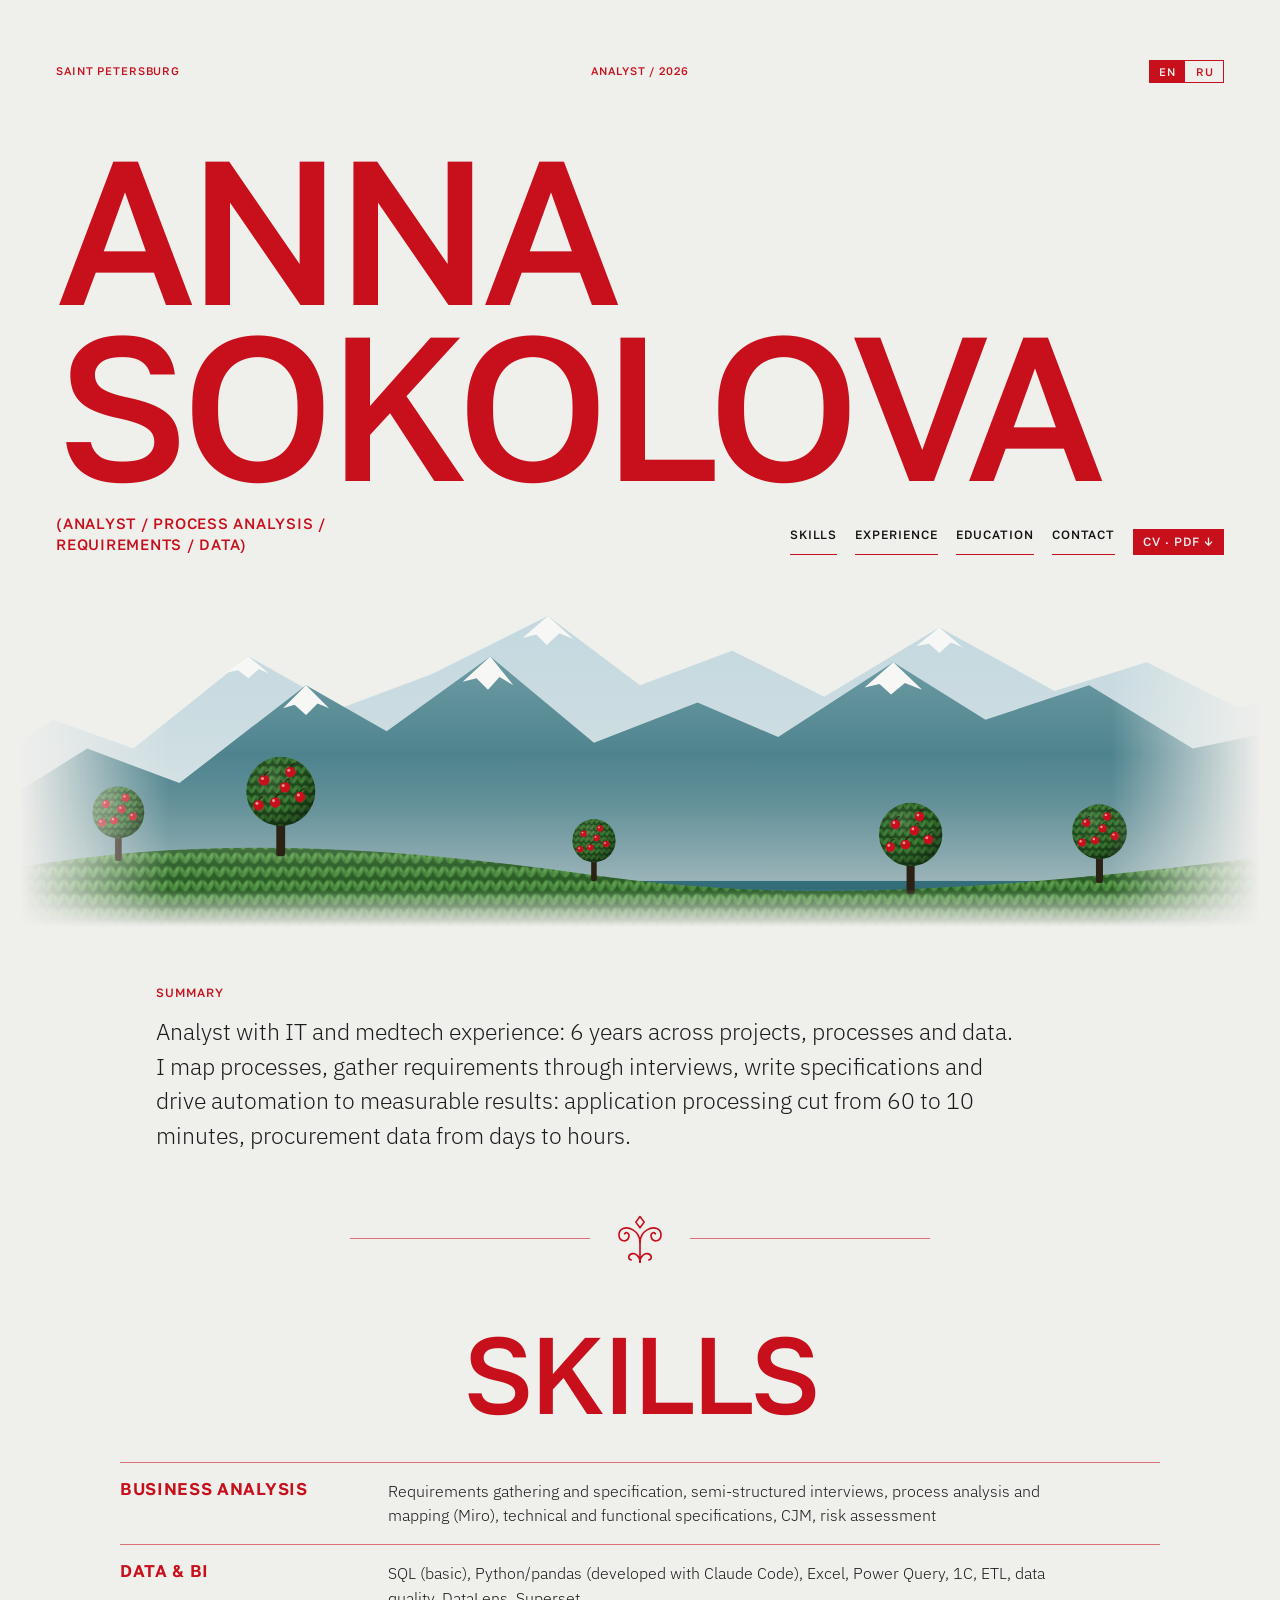
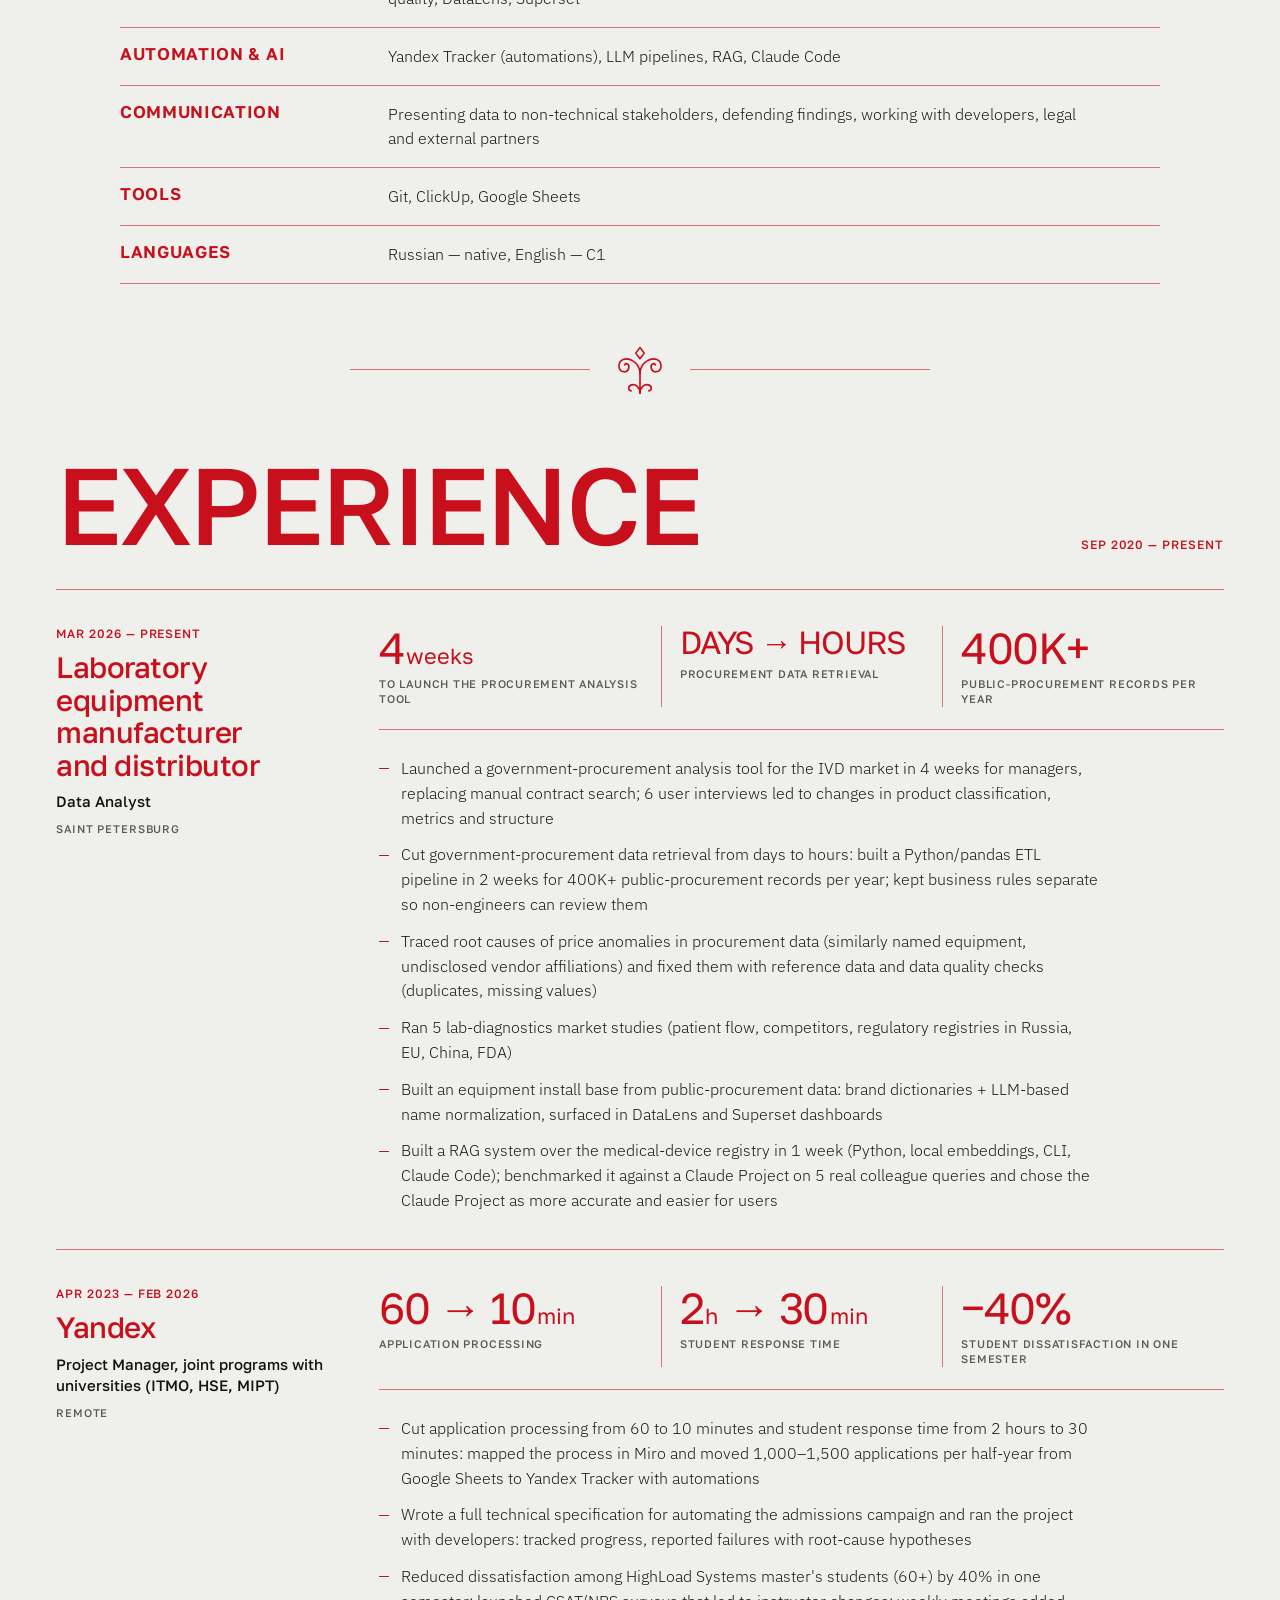
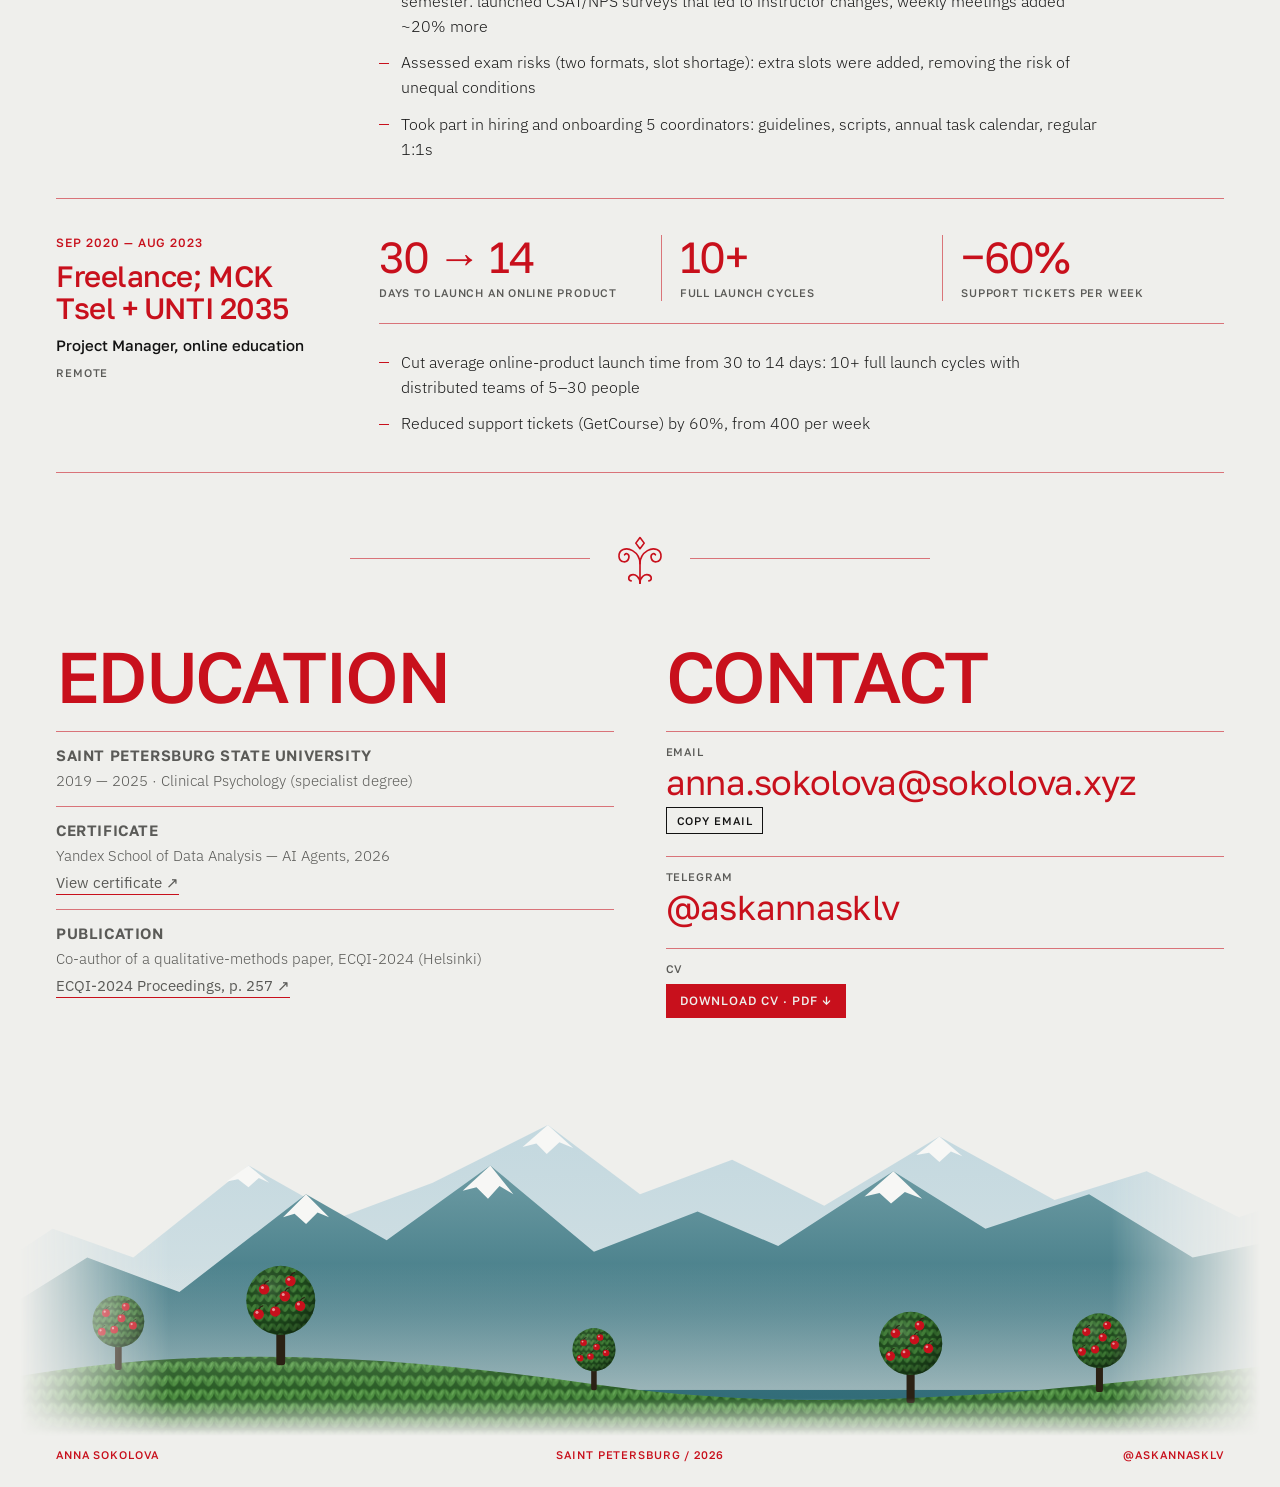
<file: analyst/index.html>
<!doctype html>
<html lang="en">
<head>
<meta charset="utf-8">
<meta name="viewport" content="width=device-width, initial-scale=1, viewport-fit=cover">
<title>Anna Sokolova</title>
<meta name="description" content="Anna Sokolova: analyst. Process analysis, requirements, data. Saint Petersburg.">
<meta name="theme-color" content="#EFEFEC">
<link rel="canonical" href="https://askannasklv.github.io/analyst/">
<meta name="robots" content="noindex">
<meta property="og:type" content="website">
<meta property="og:url" content="https://askannasklv.github.io/analyst/">
<meta property="og:title" content="Anna Sokolova">
<meta property="og:description" content="Analyst: process analysis, requirements, data. Saint Petersburg.">
<meta property="og:image" content="https://askannasklv.github.io/og-cover-analyst.png">
<meta property="og:image:width" content="1200">
<meta property="og:image:height" content="630">
<meta name="twitter:card" content="summary_large_image">
<link rel="icon" href="../favicon.svg" type="image/svg+xml">
<link rel="icon" href="../favicon-32.png" sizes="32x32" type="image/png">
<link rel="apple-touch-icon" href="../apple-touch-icon.png">
<link rel="preload" href="../fonts/golos-text-latin-500-normal.woff2" as="font" type="font/woff2" crossorigin>
<link rel="stylesheet" href="../fonts/fonts.css">
<style>
:root{padding-top:env(safe-area-inset-top,0px);padding-bottom:env(safe-area-inset-bottom,0px)}
body{margin:0}
img{max-width:100%}
[hidden]{display:none!important}
</style>
<style>
/* Layout: one continuous sheet of cool paper. Light red type, Alatau ranges that
   dissolve into the page, knitted foothills with clickable apple trees,
   a кошкар-мүйіз seal between sections, experience as a quiet two-column ledger, summary up top.
   Single deliberate light look, every colour set explicitly. */
:root{
  --ink:#121212;
  --paper:#EFEFEC;
  --red:#C8101C;
  --text:#1B1B1B;
  --muted:#5A5A57;
  --line:rgba(200,16,28,.55);
  --display:"Golos Text","Helvetica Neue",Arial,sans-serif;
  --body:"IBM Plex Sans","Helvetica Neue",Arial,sans-serif;
  --pad:clamp(16px,3vw,36px);
  color-scheme:light;
}
*{box-sizing:border-box}
body{
  background:var(--paper);color:var(--text);font-family:var(--body);font-weight:300;font-size:16px;line-height:1.55;
  padding-left:max(16px,env(safe-area-inset-left,0px));
  padding-right:max(16px,env(safe-area-inset-right,0px));
  padding-block:clamp(12px,2vw,24px);
  -webkit-font-smoothing:antialiased;
}
body::before{content:"";position:fixed;inset:0 0 auto;height:env(safe-area-inset-top,0px);z-index:10;background:var(--paper)}
.l-ru .en{display:none!important}
:root:not(.l-ru) .ru{display:none!important}
b,strong{font-weight:500}

main{max-width:1240px;margin:0 auto;display:flex;flex-direction:column;gap:clamp(28px,4.5vw,60px)}
.frame{position:relative;padding-inline:var(--pad)}

/* meta bar */
.meta{display:grid;grid-template-columns:1fr auto 1fr;gap:12px;align-items:center;
  font:500 11px/1.3 var(--display);letter-spacing:.08em;text-transform:uppercase;color:var(--red)}
.meta > :nth-child(2){text-align:center}
.meta > :last-child{justify-self:end;text-align:right}
.meta a{color:inherit;text-decoration:none}
.meta a:hover{text-decoration:underline}

.lang{display:inline-flex;gap:2px;border:1px solid var(--red)}
.lang button{all:unset;cursor:pointer;padding:5px 9px;font:500 11px/1 var(--display);letter-spacing:.08em;color:var(--red)}
.lang button[aria-pressed="true"]{background:var(--red);color:var(--paper)}
.lang button:focus-visible{outline:2px solid var(--ink);outline-offset:2px}

/* section seal — кошкар-мүйіз between sections */
.seal{display:flex;align-items:center;justify-content:center;gap:clamp(12px,2vw,22px)}
.seal span{flex:1 1 0;max-width:240px;height:1px;background:var(--line)}
.seal svg{width:clamp(40px,4.6vw,56px);height:auto;flex:none}

/* ---------- HERO ---------- */
.hero{padding-top:var(--pad)}
.hero h1{
  margin:clamp(24px,5vw,56px) 0 0;
  font:500 clamp(52px,16vw,210px)/.86 var(--display);letter-spacing:-.04em;
  text-transform:uppercase;color:var(--red);position:relative;z-index:2;
}
.hero-row{display:flex;flex-wrap:wrap;justify-content:space-between;align-items:flex-end;gap:16px 32px;
  margin-top:clamp(14px,2vw,22px);position:relative;z-index:2}
.tagline{font:500 clamp(12px,1.25vw,15px)/1.4 var(--display);letter-spacing:.05em;text-transform:uppercase;color:var(--red);max-width:44ch;margin:0}
.nav{display:flex;flex-wrap:wrap;gap:8px 18px;font:500 12px/1 var(--display);letter-spacing:.08em;text-transform:uppercase}
.nav a{color:var(--ink);text-decoration:none;border-bottom:1px solid var(--red);padding-bottom:3px}
.nav a:hover{color:var(--red)}

/* mountains dissolve into the page at the sides and bottom */
.mtn{display:block;height:clamp(180px,30vw,380px);
  margin:0 calc(var(--pad) * -1);width:calc(100% + var(--pad) * 2);
  -webkit-mask-image:linear-gradient(to right,transparent 0,#000 12%,#000 88%,transparent 100%),linear-gradient(to bottom,#000 90%,transparent 100%);
  -webkit-mask-composite:source-in;
  mask-image:linear-gradient(to right,transparent 0,#000 12%,#000 88%,transparent 100%),linear-gradient(to bottom,#000 90%,transparent 100%);
  mask-composite:intersect;
}
.hero .mtn{margin-top:clamp(-8px,-1.5vw,-24px)}
.tree{cursor:pointer}
.ap{transform-box:fill-box;transform-origin:50% 50%}
@media (prefers-reduced-motion:no-preference){
  .sway{transform-box:fill-box;transform-origin:50% 100%;animation:sway 6s ease-in-out infinite alternate}
  .sway.b{animation-duration:7.5s;animation-delay:-2s}
  .sway.c{animation-duration:5.2s;animation-delay:-3.5s}
  @keyframes sway{from{transform:rotate(-2deg)}to{transform:rotate(2deg)}}
}

/* ---------- section heads ---------- */
.kicker{font:500 12px/1.3 var(--display);letter-spacing:.08em;text-transform:uppercase;color:var(--red);margin:0}
.h2{font:500 clamp(40px,8.5vw,112px)/.9 var(--display);letter-spacing:-.035em;text-transform:uppercase;color:var(--red);margin:0;text-wrap:balance}

/* ---------- SKILLS ---------- */
.skills-head{display:grid;justify-items:center;text-align:center;padding-bottom:clamp(24px,3.5vw,40px)}
.skills{list-style:none;margin:0 auto;padding:0;max-width:1040px;display:grid}
.skills li{display:grid;grid-template-columns:minmax(0,15rem) minmax(0,1fr);gap:8px 28px;padding:16px 0;border-top:1px solid var(--line);
  transition:opacity .8s ease,transform .8s cubic-bezier(.2,.7,.2,1);transition-delay:calc(var(--d,0) * 90ms)}
.skills li:last-child{border-bottom:1px solid var(--line)}
.skills li.pending{opacity:0;transform:translateY(26px)}
.skills h3{margin:0;font:600 clamp(14px,1.4vw,17px)/1.2 var(--display);text-transform:uppercase;letter-spacing:.04em;color:var(--red)}
.skills p{margin:0;max-width:70ch}

/* ---------- EXPERIENCE ledger ---------- */
.exp-head{display:flex;flex-wrap:wrap;justify-content:space-between;align-items:flex-end;gap:12px 24px;padding-bottom:clamp(20px,3vw,36px)}
.job{display:grid;grid-template-columns:minmax(0,17rem) minmax(0,1fr);gap:20px clamp(24px,4vw,64px);
  border-top:1px solid var(--line);padding-block:clamp(22px,3vw,36px)}
.job:last-child{border-bottom:1px solid var(--line)}
.job-side{display:grid;align-content:start;gap:10px}
.org{font:500 clamp(22px,2.3vw,30px)/1.1 var(--display);letter-spacing:-.015em;color:var(--red);margin:0;text-wrap:balance}
.role{font:500 15px/1.4 var(--display);color:var(--ink);margin:0}
.where{font:500 11px/1.3 var(--display);letter-spacing:.08em;text-transform:uppercase;color:var(--muted);margin:0}
.figs{display:flex;flex-wrap:wrap;gap:18px 0;margin:0 0 26px;padding:0 0 22px;border-bottom:1px solid var(--line);list-style:none}
.figs li{flex:1 1 9.5rem;min-width:0;padding:0 18px;border-left:1px solid var(--line);display:grid;gap:8px;align-content:start}
.figs li:first-child{border-left:0;padding-left:0}
.figs .num{font:400 clamp(30px,3.4vw,46px)/1 var(--display);letter-spacing:-.035em;color:var(--red);white-space:nowrap}
.figs .num small{font-size:.5em;margin-left:.08em;letter-spacing:0}
.figs .num--word{white-space:normal;text-transform:uppercase;font-size:clamp(24px,2.5vw,34px);line-height:1.05}
.figs .cap{font:500 11px/1.35 var(--display);letter-spacing:.07em;text-transform:uppercase;color:var(--muted);margin:0}
.bul{list-style:none;margin:0;padding:0;display:grid;gap:12px;font-size:15.5px;line-height:1.6;max-width:72ch}
.bul li{padding-left:22px;position:relative}
.bul li::before{content:"";position:absolute;left:0;top:.8em;width:10px;height:1px;background:var(--red)}

/* ---------- EDUCATION + CONTACT ---------- */
.final{display:grid;grid-template-columns:minmax(0,1fr) minmax(0,1fr);gap:clamp(28px,4vw,56px)}
.final .h2{font-size:clamp(36px,5.6vw,76px)}
.edu{display:grid;gap:14px;margin-top:22px}
.edu-item{border-top:1px solid var(--line);padding-top:14px;display:grid;gap:4px}
.edu-item b{font:600 15px/1.25 var(--display);text-transform:uppercase;letter-spacing:.04em;color:var(--ink)}
.edu-item span{color:var(--muted);font-size:15px}
.link{color:var(--red);font-weight:400;text-decoration:none;border-bottom:1px solid currentColor;width:fit-content;font-size:15px}
.link:hover{color:var(--ink)}
.link:focus-visible,.nav a:focus-visible,.copy:focus-visible{outline:2px solid var(--ink);outline-offset:3px}

.contacts{display:grid;gap:22px;margin-top:22px}
.contact{display:grid;gap:6px;border-top:1px solid var(--line);padding-top:14px}
.contact .lbl{font:500 11px/1 var(--display);letter-spacing:.08em;text-transform:uppercase;color:var(--muted)}
.contact .val{font:400 clamp(20px,2.7vw,36px)/1.1 var(--display);letter-spacing:-.02em;color:var(--red);overflow-wrap:anywhere;user-select:all;text-decoration:none}
a.val:hover{color:var(--ink)}
.copy{all:unset;cursor:pointer;width:fit-content;font:500 11px/1 var(--display);letter-spacing:.08em;text-transform:uppercase;color:var(--ink);border:1px solid var(--ink);padding:7px 10px}
.copy:hover{background:var(--ink);color:var(--paper)}
.final-wrap .mtn{margin-top:clamp(16px,3vw,40px)}
.foot{padding-top:12px}


/* ---------- SUMMARY + CV ---------- */
.summary{display:grid;gap:14px;max-width:1040px;margin:0 auto;width:100%}
.lead{margin:0;max-width:62ch;font-size:clamp(18px,1.8vw,23px);line-height:1.5;font-weight:300;color:var(--text)}
.nav a.cv{color:var(--paper);background:var(--red);border:1px solid var(--red);padding:6px 9px}
.nav a.cv:hover{background:var(--ink);border-color:var(--ink);color:var(--paper)}
.cvbtn{width:fit-content;font:500 12px/1 var(--display);letter-spacing:.08em;text-transform:uppercase;color:var(--paper);background:var(--red);text-decoration:none;padding:11px 14px;margin-top:4px}
.cvbtn:hover{background:var(--ink)}
.cvbtn:focus-visible,.nav a.cv:focus-visible{outline:2px solid var(--ink);outline-offset:3px}

@media (max-width:820px){
  .final{grid-template-columns:minmax(0,1fr)}
  .skills li,.job{grid-template-columns:minmax(0,1fr)}
}
@media (max-width:560px){
  .meta{grid-template-columns:1fr auto}
  .meta > :nth-child(2){display:none}
  .figs li{flex-basis:100%;border-left:0;padding:0}
}
</style>
</head>
<body>
<!-- shared SVG defs: ornament, mountain base, knit, apple tree parts -->
<svg width="0" height="0" style="position:absolute" aria-hidden="true" focusable="false">
  <defs>
    <g id="horn" fill="none" stroke-linecap="round" stroke-linejoin="round">
      <path d="M60 112 V70 C60 56 54 48 44 42 C30 34 14 40 15 55 C16 68 33 70 36 58 C38 50 31 46 27 51"/>
      <path d="M60 70 C60 56 66 48 76 42 C90 34 106 40 105 55 C104 68 87 70 84 58 C82 50 89 46 93 51"/>
      <path d="M60 112 C60 98 50 92 42 94 C34 96 34 106 41 107"/>
      <path d="M60 112 C60 98 70 92 78 94 C86 96 86 106 79 107"/>
      <path d="M60 14 L69 26 L60 38 L51 26 Z"/>
    </g>
    <pattern id="knit" width="10" height="12" patternUnits="userSpaceOnUse">
      <rect width="10" height="12" fill="#2A5E26"/>
      <ellipse cx="2.8" cy="6" rx="2.2" ry="5.3" transform="rotate(-26 2.8 6)" fill="#448239"/>
      <ellipse cx="7.2" cy="6" rx="2.2" ry="5.3" transform="rotate(26 7.2 6)" fill="#4F9142"/>
      <ellipse cx="2.4" cy="4.6" rx=".8" ry="2.4" transform="rotate(-26 2.4 4.6)" fill="#66A855" opacity=".7"/>
      <ellipse cx="7.6" cy="4.6" rx=".8" ry="2.4" transform="rotate(26 7.6 4.6)" fill="#70B15E" opacity=".7"/>
    </pattern>
    <pattern id="knitS" width="6" height="7" patternUnits="userSpaceOnUse">
      <rect width="6" height="7" fill="#1E4A1C"/>
      <ellipse cx="1.7" cy="3.5" rx="1.3" ry="3.1" transform="rotate(-26 1.7 3.5)" fill="#356F2E"/>
      <ellipse cx="4.3" cy="3.5" rx="1.3" ry="3.1" transform="rotate(26 4.3 3.5)" fill="#417F37"/>
    </pattern>
    <linearGradient id="farFill" x1="0" y1="0" x2="0" y2="1">
      <stop offset="0" stop-color="#C3D8DF"/><stop offset="1" stop-color="#DCE5E6"/>
    </linearGradient>
    <linearGradient id="midFill" x1="0" y1="0" x2="0" y2="1">
      <stop offset="0" stop-color="#6E9CA4"/><stop offset=".55" stop-color="#3E7783"/><stop offset="1" stop-color="#2D6874"/>
    </linearGradient>
    <linearGradient id="haze" x1="0" y1="0" x2="0" y2="1">
      <stop offset="0" stop-color="#EFEFEC" stop-opacity="0"/><stop offset="1" stop-color="#EFEFEC" stop-opacity=".55"/>
    </linearGradient>
    <linearGradient id="shadeFront" x1="0" y1="0" x2="0" y2="1">
      <stop offset="0" stop-color="#fff" stop-opacity=".12"/>
      <stop offset=".6" stop-color="#000" stop-opacity="0"/>
      <stop offset="1" stop-color="#000" stop-opacity=".18"/>
    </linearGradient>
    <radialGradient id="crownShade" cx=".35" cy=".3" r=".75">
      <stop offset="0" stop-color="#fff" stop-opacity=".14"/>
      <stop offset=".6" stop-color="#000" stop-opacity="0"/>
      <stop offset="1" stop-color="#000" stop-opacity=".42"/>
    </radialGradient>
    <g id="apple"><circle r="3.8" fill="#C8101C"/><circle cx="-1.2" cy="-1.3" r="1.1" fill="#fff" opacity=".55"/><path d="M0 -3.6 q1.5 -2.4 3.4 -2.6" stroke="#2B2114" stroke-width=".9" fill="none"/></g>
    <g id="treeBody">
      <rect x="-3.2" y="-24" width="6.4" height="27" rx="2" fill="#2B2114"/>
      <circle cx="0" cy="-44" r="25" fill="url(#knitS)"/>
      <circle cx="0" cy="-44" r="25" fill="url(#crownShade)"/>
    </g>
    <g id="mtnBase">
      <path d="M0 210 L90 150 L160 175 L260 95 L340 140 L420 110 L520 60 L600 120 L680 90 L760 130 L860 70 L960 125 L1040 100 L1120 140 L1200 115 V330 H0 Z" fill="url(#farFill)"/>
      <path d="M520 60 L498 79 L510 76 L519 85 L530 75 L542 80 Z M860 70 L840 86 L851 84 L860 92 L870 83 L880 87 Z M260 95 L241 109 L251 107 L260 114 L269 106 L278 110 Z" fill="#F7F7F5"/>
      <path d="M0 250 L120 175 L200 205 L310 120 L380 160 L470 95 L560 170 L650 135 L720 165 L820 100 L900 150 L990 120 L1080 175 L1200 150 V330 H0 Z" fill="url(#midFill)"/>
      <path d="M310 120 L290 140 L300 137 L310 146 L320 136 L330 140 Z M470 95 L446 117 L458 114 L468 124 L478 113 L490 120 Z M820 100 L795 122 L808 119 L818 128 L830 118 L845 124 Z" fill="#F7F7F5"/>
      <rect x="0" y="180" width="1200" height="110" fill="url(#haze)"/>
      <path d="M0 290 C200 245 380 260 560 285 S900 300 1200 262 V330 H0 Z" fill="url(#knit)"/>
      <path d="M0 290 C200 245 380 260 560 285 S900 300 1200 262 V330 H0 Z" fill="url(#shadeFront)"/>
    </g>
  </defs>
</svg>

<main>

  <!-- ========== HERO ========== -->
  <section class="frame hero" aria-labelledby="name">
    <div class="meta">
      <span><span class="en">Saint Petersburg</span><span class="ru">Санкт-Петербург</span></span>
      <span><span class="en">Analyst / 2026</span><span class="ru">Аналитик / 2026</span></span>
      <div class="lang" role="group" aria-label="Language">
        <button type="button" id="btn-en" data-lang="en" aria-pressed="true">EN</button>
        <button type="button" id="btn-ru" data-lang="ru" aria-pressed="false">RU</button>
      </div>
    </div>
    <h1 id="name"><span class="en">Anna<br>Sokolova</span><span class="ru">Анна<br>Соколова</span></h1>
    <div class="hero-row">
      <p class="tagline">
        <span class="en">(Analyst / Process analysis / Requirements / Data)</span>
        <span class="ru">(Аналитик / Анализ процессов / Требования / Данные)</span>
      </p>
      <nav class="nav" aria-label="Sections">
        <a href="#skills"><span class="en">Skills</span><span class="ru">Навыки</span></a>
        <a href="#experience"><span class="en">Experience</span><span class="ru">Опыт</span></a>
        <a href="#education"><span class="en">Education</span><span class="ru">Образование</span></a>
        <a href="#contact"><span class="en">Contact</span><span class="ru">Контакты</span></a>
        <a class="cv en" href="../cv/Sokolova_CV_Analyst_EN.pdf" target="_blank" rel="noopener">CV · PDF ↓</a>
        <a class="cv ru" href="../cv/Sokolova_CV_Analyst_RU.pdf" target="_blank" rel="noopener">Резюме · PDF ↓</a>
      </nav>
    </div>
    <svg class="mtn" viewBox="0 0 1200 330" preserveAspectRatio="xMidYMax slice" aria-hidden="true"></svg>
  </section>

  <!-- ========== SUMMARY ========== -->
  <section class="frame summary" aria-label="Summary">
    <p class="kicker"><span class="en">Summary</span><span class="ru">О себе</span></p>
    <p class="lead en">Analyst with IT and medtech experience: 6 years across projects, processes and data. I map processes, gather requirements through interviews, write specifications and drive automation to measurable results: application processing cut from 60 to 10 minutes, procurement data from days to hours.</p>
    <p class="lead ru">Аналитик с опытом в IT и медтехе, 6 лет в проектах, процессах и данных. Описываю процессы, собираю требования на интервью, пишу ТЗ и довожу автоматизацию до измеримого результата: обработка заявок с 60 до 10 минут, данные о закупках — с дней до часов.</p>
  </section>

  <div class="seal" aria-hidden="true"><span></span><svg viewBox="0 0 120 120"><use href="#horn" stroke="#C8101C" stroke-width="3.5"/></svg><span></span></div>

  <!-- ========== SKILLS ========== -->
  <section class="frame" id="skills" aria-labelledby="skills-h">
    <div class="skills-head">
      <h2 class="h2" id="skills-h"><span class="en">Skills</span><span class="ru">Навыки</span></h2>
    </div>
    <ul class="skills en">
      <li><h3>Business analysis</h3><p>Requirements gathering and specification, semi-structured interviews, process analysis and mapping (Miro), technical and functional specifications, CJM, risk assessment</p></li>
      <li><h3>Data &amp; BI</h3><p>SQL (basic), Python/pandas (developed with Claude Code), Excel, Power Query, 1C, ETL, data quality, DataLens, Superset</p></li>
      <li><h3>Automation &amp; AI</h3><p>Yandex Tracker (automations), LLM pipelines, RAG, Claude Code</p></li>
      <li><h3>Communication</h3><p>Presenting data to non-technical stakeholders, defending findings, working with developers, legal and external partners</p></li>
      <li><h3>Tools</h3><p>Git, ClickUp, Google Sheets</p></li>
      <li><h3>Languages</h3><p>Russian — native, English — C1</p></li>
    </ul>
    <ul class="skills ru">
      <li><h3>Бизнес-анализ</h3><p>Сбор и формализация требований, полуструктурированные интервью, анализ и картирование процессов (Miro), ТЗ и функциональные требования, CJM, оценка рисков</p></li>
      <li><h3>Данные и BI</h3><p>SQL (базовый), Python/pandas (разработка с Claude Code), Excel, Power Query, 1С, ETL, контроль качества данных, DataLens, Superset</p></li>
      <li><h3>Автоматизация и AI</h3><p>Яндекс Трекер (автоматизации), LLM-пайплайны, RAG, Claude Code</p></li>
      <li><h3>Коммуникация</h3><p>Презентация данных нетехническим заказчикам, защита выводов, работа с разработкой, юристами и внешними партнёрами</p></li>
      <li><h3>Инструменты</h3><p>Git, ClickUp, Google Sheets</p></li>
      <li><h3>Языки</h3><p>Русский — родной, английский — C1</p></li>
    </ul>
  </section>

  <div class="seal" aria-hidden="true"><span></span><svg viewBox="0 0 120 120"><use href="#horn" stroke="#C8101C" stroke-width="3.5"/></svg><span></span></div>

  <!-- ========== EXPERIENCE ========== -->
  <section class="frame" id="experience" aria-labelledby="exp-h">
    <div class="exp-head">
      <h2 class="h2" id="exp-h"><span class="en">Experience</span><span class="ru">Опыт работы</span></h2>
      <p class="kicker"><span class="en">Sep 2020 — present</span><span class="ru">Сентябрь 2020 — н.в.</span></p>
    </div>

    <article class="job">
      <div class="job-side">
        <p class="kicker"><span class="en">Mar 2026 — present</span><span class="ru">Март 2026 — н.в.</span></p>
        <h3 class="org"><span class="en">Laboratory equipment manufacturer and distributor</span><span class="ru">Производитель и дистрибьютор лабораторного оборудования</span></h3>
        <p class="role"><span class="en">Data Analyst</span><span class="ru">Аналитик данных</span></p>
        <p class="where"><span class="en">Saint Petersburg</span><span class="ru">Санкт-Петербург</span></p>
      </div>
      <div>
        <ul class="figs">
          <li><span class="num">4<small class="en">weeks</small><small class="ru">недели</small></span><p class="cap"><span class="en">To launch the procurement analysis tool</span><span class="ru">На запуск инструмента анализа госзакупок</span></p></li>
          <li><span class="num num--word"><span class="en">Days → hours</span><span class="ru">Дни → часы</span></span><p class="cap"><span class="en">Procurement data retrieval</span><span class="ru">Получение данных о госзакупках</span></p></li>
          <li><span class="num">400K+</span><p class="cap"><span class="en">Public-procurement records per year</span><span class="ru">Записей ЕИС в год</span></p></li>
        </ul>
        <ul class="bul en">
          <li>Launched a government-procurement analysis tool for the IVD market in 4 weeks for managers, replacing manual contract search; 6 user interviews led to changes in product classification, metrics and structure</li>
          <li>Cut government-procurement data retrieval from days to hours: built a Python/pandas ETL pipeline in 2 weeks for 400K+ public-procurement records per year; kept business rules separate so non-engineers can review them</li>
          <li>Traced root causes of price anomalies in procurement data (similarly named equipment, undisclosed vendor affiliations) and fixed them with reference data and data quality checks (duplicates, missing values)</li>
          <li>Ran 5 lab-diagnostics market studies (patient flow, competitors, regulatory registries in Russia, EU, China, FDA)</li>
          <li>Built an equipment install base from public-procurement data: brand dictionaries + LLM-based name normalization, surfaced in DataLens and Superset dashboards</li>
          <li>Built a RAG system over the medical-device registry in 1 week (Python, local embeddings, CLI, Claude Code); benchmarked it against a Claude Project on 5 real colleague queries and chose the Claude Project as more accurate and easier for users</li>
        </ul>
        <ul class="bul ru">
          <li>За 4 недели запустила инструмент анализа госзакупок ИВД для менеджеров вместо ручного поиска контрактов; по итогам 6 интервью с пользователями изменила классификацию продуктов, метрики и структуру</li>
          <li>Сократила время получения данных о госзакупках с дней до часов: за 2 недели построила ETL-пайплайн на Python/pandas для 400K+ записей ЕИС в год; бизнес-правила вынесла отдельно, чтобы их проверял не-инженер</li>
          <li>Нашла корневые причины ценовых аномалий в закупках (похожие наименования оборудования, нераскрытая аффилированность поставщиков) и закрыла их справочниками и контролем качества данных (дубли, пропуски)</li>
          <li>Провела 5 исследований рынков лабораторной диагностики (пациентопоток, конкуренты, регуляторные реестры РФ, ЕС, Китая, FDA)</li>
          <li>Собрала инсталл-базу оборудования по данным ЕИС: справочники брендов + нормализация наименований через LLM, результат выведен в дашборды DataLens и Superset</li>
          <li>За 1 неделю собрала RAG-систему по реестру медизделий (Python, локальные эмбеддинги, CLI, Claude Code); на 5 реальных запросах коллег сравнила её с Claude Project и выбрала Claude Project: точнее и понятнее пользователям</li>
        </ul>
      </div>
    </article>

    <article class="job">
      <div class="job-side">
        <p class="kicker"><span class="en">Apr 2023 — Feb 2026</span><span class="ru">Апрель 2023 — февраль 2026</span></p>
        <h3 class="org"><span class="en">Yandex</span><span class="ru">Яндекс</span></h3>
        <p class="role"><span class="en">Project Manager, joint programs with universities (ITMO, HSE, MIPT)</span><span class="ru">Менеджер проектов, программы с ИТМО, ВШЭ, МФТИ</span></p>
        <p class="where"><span class="en">Remote</span><span class="ru">Удалённо</span></p>
      </div>
      <div>
        <ul class="figs">
          <li><span class="num">60 → 10<small class="en">min</small><small class="ru">мин</small></span><p class="cap"><span class="en">Application processing</span><span class="ru">Обработка заявок</span></p></li>
          <li><span class="num">2<small class="en">h</small><small class="ru">ч</small> → 30<small class="en">min</small><small class="ru">мин</small></span><p class="cap"><span class="en">Student response time</span><span class="ru">Ответ студенту</span></p></li>
          <li><span class="num">−40%</span><p class="cap"><span class="en">Student dissatisfaction in one semester</span><span class="ru">Неудовлетворённость студентов за семестр</span></p></li>
        </ul>
        <ul class="bul en">
          <li>Cut application processing from 60 to 10 minutes and student response time from 2 hours to 30 minutes: mapped the process in Miro and moved 1,000–1,500 applications per half-year from Google Sheets to Yandex Tracker with automations</li>
          <li>Wrote a full technical specification for automating the admissions campaign and ran the project with developers: tracked progress, reported failures with root-cause hypotheses</li>
          <li>Reduced dissatisfaction among HighLoad Systems master's students (60+) by 40% in one semester: launched CSAT/NPS surveys that led to instructor changes; weekly meetings added ~20% more</li>
          <li>Assessed exam risks (two formats, slot shortage): extra slots were added, removing the risk of unequal conditions</li>
          <li>Took part in hiring and onboarding 5 coordinators: guidelines, scripts, annual task calendar, regular 1:1s</li>
        </ul>
        <ul class="bul ru">
          <li>Сократила обработку заявок с 60 до 10 минут, а ответ студенту — с 2 часов до 30 минут: картировала процесс в Miro и перевела 1000–1500 заявок за полгода из Google Sheets в Яндекс Трекер с автоматизациями</li>
          <li>Написала полное ТЗ на автоматизацию приёмной кампании и вела проект с разработкой: контроль хода работ, отчёты о сбоях с гипотезами о причинах</li>
          <li>Снизила неудовлетворённость студентов магистратуры HighLoad Systems (60+ человек) на 40% за семестр: запустила опросы CSAT/NPS, по итогам заменили преподавателей; еженедельные встречи дали ещё ~20%</li>
          <li>Оценила риски экзамена (два формата, нехватка слотов): добавили слоты и сняли риск неравных условий</li>
          <li>Участвовала в найме и онбординге 5 кураторов: регламенты, скрипты, годовой календарь задач, регулярные 1-1</li>
        </ul>
      </div>
    </article>

    <article class="job">
      <div class="job-side">
        <p class="kicker"><span class="en">Sep 2020 — Aug 2023</span><span class="ru">Сентябрь 2020 — август 2023</span></p>
        <h3 class="org"><span class="en">Freelance; MCK Tsel + UNTI 2035</span><span class="ru">Фриланс; АНО ДПО МЦК «Цель» + УНТИ 2035</span></h3>
        <p class="role"><span class="en">Project Manager, online education</span><span class="ru">Менеджер проектов, онлайн-образование</span></p>
        <p class="where"><span class="en">Remote</span><span class="ru">Удалённо</span></p>
      </div>
      <div>
        <ul class="figs">
          <li><span class="num">30 → 14</span><p class="cap"><span class="en">Days to launch an online product</span><span class="ru">Дней на запуск онлайн-продукта</span></p></li>
          <li><span class="num">10+</span><p class="cap"><span class="en">Full launch cycles</span><span class="ru">Полных циклов запуска</span></p></li>
          <li><span class="num">−60%</span><p class="cap"><span class="en">Support tickets per week</span><span class="ru">Обращений в техподдержку в неделю</span></p></li>
        </ul>
        <ul class="bul en">
          <li>Cut average online-product launch time from 30 to 14 days: 10+ full launch cycles with distributed teams of 5–30 people</li>
          <li>Reduced support tickets (GetCourse) by 60%, from 400 per week</li>
        </ul>
        <ul class="bul ru">
          <li>Сократила среднее время запуска онлайн-продукта с 30 до 14 дней: 10+ полных циклов запуска с распределёнными командами 5–30 человек</li>
          <li>Сократила поток обращений в техподдержку (GetCourse) на 60% — с 400 в неделю</li>
        </ul>
      </div>
    </article>
  </section>

  <div class="seal" aria-hidden="true"><span></span><svg viewBox="0 0 120 120"><use href="#horn" stroke="#C8101C" stroke-width="3.5"/></svg><span></span></div>

  <!-- ========== EDUCATION + CONTACT ========== -->
  <section class="frame final-wrap" aria-label="Education and contact">
    <div class="final">
      <div id="education">
        <h2 class="h2"><span class="en">Education</span><span class="ru">Образование</span></h2>
        <div class="edu">
          <div class="edu-item">
            <b><span class="en">Saint Petersburg State University</span><span class="ru">Санкт-Петербургский государственный университет</span></b>
            <span><span class="en">2019 — 2025 · Clinical Psychology (specialist degree)</span><span class="ru">2019 — 2025 · Клиническая психология (специалитет)</span></span>
          </div>
          <div class="edu-item">
            <b><span class="en">Certificate</span><span class="ru">Сертификат</span></b>
            <span><span class="en">Yandex School of Data Analysis — AI Agents, 2026</span><span class="ru">Школа анализа данных Яндекса — AI-агенты, 2026</span></span>
            <a class="link" href="https://education.yandex.ru/profile/docs?id=a99348c9-fb9d-4825-9e31-485437a5f515" target="_blank" rel="noopener"><span class="en">View certificate ↗</span><span class="ru">Открыть сертификат ↗</span></a>
          </div>
          <div class="edu-item">
            <b><span class="en">Publication</span><span class="ru">Публикация</span></b>
            <span><span class="en">Co-author of a qualitative-methods paper, ECQI-2024 (Helsinki)</span><span class="ru">Соавтор статьи по качественным методам исследований, ECQI-2024 (Хельсинки)</span></span>
            <a class="link" href="https://storage.googleapis.com/smooty-1220.appspot.com/uploads/4112/1718106409_ECQI2024Proceedings.pdf#page=257" target="_blank" rel="noopener"><span class="en">ECQI-2024 Proceedings, p. 257 ↗</span><span class="ru">Сборник ECQI-2024, с. 257 ↗</span></a>
          </div>
        </div>
      </div>
      <div id="contact">
        <h2 class="h2"><span class="en">Contact</span><span class="ru">Контакты</span></h2>
        <div class="contacts">
          <div class="contact">
            <span class="lbl">Email</span>
            <span class="val" id="email">anna.sokolova@sokolova.xyz</span>
            <button class="copy" type="button" id="copy-email"><span class="en">Copy email</span><span class="ru">Скопировать почту</span></button>
          </div>
          <div class="contact">
            <span class="lbl">Telegram</span>
            <a class="val" href="https://t.me/askannasklv" target="_blank" rel="noopener">@askannasklv</a>
          </div>
          <div class="contact">
            <span class="lbl"><span class="en">CV</span><span class="ru">Резюме</span></span>
            <a class="cvbtn en" href="../cv/Sokolova_CV_Analyst_EN.pdf" target="_blank" rel="noopener">Download CV · PDF ↓</a>
            <a class="cvbtn ru" href="../cv/Sokolova_CV_Analyst_RU.pdf" target="_blank" rel="noopener">Скачать резюме · PDF ↓</a>
          </div>
        </div>
      </div>
    </div>
    <svg class="mtn" viewBox="0 0 1200 330" preserveAspectRatio="xMidYMax slice" aria-hidden="true"></svg>
    <div class="foot">
      <div class="meta">
        <span><span class="en">Anna Sokolova</span><span class="ru">Анна Соколова</span></span>
        <span><span class="en">Saint Petersburg / 2026</span><span class="ru">Санкт-Петербург / 2026</span></span>
        <a href="https://t.me/askannasklv" target="_blank" rel="noopener">@askannasklv</a>
      </div>
    </div>
  </section>

</main>


<script>
(function(){
  var root=document.documentElement;
  var reduced=window.matchMedia&&matchMedia('(prefers-reduced-motion: reduce)').matches;

  /* ---- mountains with apple trees + apple truck ---- */
  var TREES=[[147,270,.9,'c'],[288,265,1.2,''],[560,288,.75,'b'],[835,298,1.1,''],[999,289,.95,'c']];
  var APPLES=[[-12,-52],[7,-58],[14,-40],[-4,-36],[-16,-34],[3,-47]];
  var PILE=[[8,-43],[16,-44],[24,-44],[32,-44],[40,-44],[48,-44],[56,-43],[13,-50],[22,-51],[31,-52],[40,-51],[49,-50],[19,-57],[28,-58],[37,-57],[29,-63]];
  var TS=1.3, TY=300, T_START=-150, T_STOP=413, T_END=1000;
  var horns=[6,26,46].map(function(x){return '<use href="#horn" transform="translate('+x+' -36) scale(.14)" stroke="#DDA233" stroke-width="9"/>';}).join('');
  var wheel=function(x){return '<g transform="translate('+x+' -6)"><g class="wheel"><circle r="7" fill="#1E1A14"/><circle r="2.6" fill="#EFEFEC"/><path d="M-5 0 H5 M0 -5 V5" stroke="#8A8A86" stroke-width="1.2"/></g></g>';};
  var truck='<g transform="translate(0 '+TY+') scale('+TS+')" class="truck-wrap"><g class="truck" style="transform:translateX('+T_START+'px)">'+
    '<rect x="-2" y="-13" width="98" height="5" rx="2" fill="#2B2114"/>'+
    '<rect x="0" y="-40" width="66" height="28" rx="2" fill="#2D6874"/><rect x="0" y="-40" width="66" height="4" fill="#245761"/>'+horns+
    '<g class="pile">'+PILE.map(function(p){return '<use href="#apple" x="'+p[0]+'" y="'+p[1]+'" class="pa" opacity="0"/>';}).join('')+'</g>'+
    '<path d="M66 -12 V-34 H84 L94 -22 V-12 Z" fill="#C8101C"/><path d="M70 -31 H82 L89 -23 H70 Z" fill="#EFEFEC"/>'+
    '<rect x="92" y="-20" width="3" height="3" fill="#DDA233"/>'+wheel(16)+wheel(76)+'</g></g>';
  var art='<use href="#mtnBase"/>'+TREES.map(function(t){
    return '<g transform="translate('+t[0]+' '+t[1]+') scale('+t[2]+')"><g class="sway '+t[3]+'"><g class="tree" data-state="up">'+
      '<circle cx="0" cy="-44" r="30" fill="transparent"/><use href="#treeBody"/>'+
      APPLES.map(function(a){return '<g transform="translate('+a[0]+' '+a[1]+')"><g class="ap" data-y="'+a[1]+'"><use href="#apple"/></g></g>';}).join('')+
      '</g></g></g>';
  }).join('')+truck;
  var D=function(ms){return reduced?1:ms;};
  function killAnims(el){if(el.getAnimations) el.getAnimations().forEach(function(a){a.cancel();});}
  function anim(el,kf,opt){
    if(!el.animate){return Promise.resolve();}
    var a=el.animate(kf,opt); return a.finished.catch(function(){});
  }
  function dropTree(tree){
    var jobs=[];
    tree.querySelectorAll('.ap').forEach(function(ap,i){
      var y=+ap.dataset.y, dy=1-y+Math.random()*2, dx=(Math.random()*2-1)*24;
      ap.dataset.dx=dx; ap.dataset.dy=dy;
      jobs.push(anim(ap,[
        {transform:'translate(0px,0px)',easing:'cubic-bezier(.55,0,1,.45)'},
        {transform:'translate('+(dx*.6)+'px,'+dy+'px)',offset:.62,easing:'cubic-bezier(0,.55,.45,1)'},
        {transform:'translate('+(dx*.82)+'px,'+(dy-7)+'px)',offset:.8,easing:'cubic-bezier(.55,0,1,.45)'},
        {transform:'translate('+(dx*.95)+'px,'+dy+'px)',offset:.92},
        {transform:'translate('+dx+'px,'+(dy-1.5)+'px)',offset:.96},
        {transform:'translate('+dx+'px,'+dy+'px)'}
      ],{duration:D(900+Math.random()*300),delay:D(i*70+Math.random()*120),fill:'forwards'}));
    });
    return Promise.all(jobs);
  }
  function growTree(tree,fromGround){
    var aps=[].slice.call(tree.querySelectorAll('.ap'));
    var fade=fromGround?Promise.all(aps.map(function(ap){return anim(ap,[{opacity:1},{opacity:0}],{duration:D(260),fill:'forwards'});})):Promise.resolve();
    return fade.then(function(){
      return Promise.all(aps.map(function(ap,i){
        killAnims(ap); ap.style.opacity='';
        return anim(ap,[{transform:'scale(0)'},{transform:'scale(1.25)',offset:.65},{transform:'scale(1)'}],
          {duration:D(620),delay:D(i*70),easing:'cubic-bezier(.3,.7,.4,1)',fill:'backwards'});
      }));
    });
  }
  function shownTrees(svg){
    var r=svg.getBoundingClientRect(), pad=r.width*.03;
    return [].slice.call(svg.querySelectorAll('.tree')).filter(function(t){
      var b=t.getBoundingClientRect(), cx=b.left+b.width/2; return cx>r.left+pad && cx<r.right-pad;
    });
  }
  function runTruck(svg){
    svg.dataset.busy='1';
    var tr=svg.querySelector('.truck'), wheels=svg.querySelectorAll('.wheel'), pile=svg.querySelectorAll('.pa');
    var spin=[]; wheels.forEach(function(w){ if(w.animate&&!reduced) spin.push(w.animate([{transform:'rotate(0deg)'},{transform:'rotate(360deg)'}],{duration:500,iterations:Infinity})); });
    var drive=function(from,to,ms,ease){return anim(tr,[{transform:'translateX('+from+'px)'},{transform:'translateX('+to+'px)'}],{duration:D(ms),easing:ease,fill:'forwards'});};
    var trees=[].slice.call(svg.querySelectorAll('.tree'));
    return drive(T_START,T_STOP,1900,'cubic-bezier(.2,.6,.3,1)').then(function(){
      spin.forEach(function(s){s.pause();});
      var aps=[]; trees.forEach(function(t){ if(t.dataset.state==='down') t.querySelectorAll('.ap').forEach(function(ap){aps.push(ap);}); });
      var sm=svg.getScreenCTM(), total=aps.length, done=0;
      return Promise.all(aps.map(function(ap,i){
        var px=TS*(T_STOP+20+Math.random()*30), py=TY-TS*(44+Math.random()*8);
        var pt=svg.createSVGPoint(); pt.x=px; pt.y=py;
        var loc=pt.matrixTransform(sm).matrixTransform(ap.parentNode.getScreenCTM().inverse());
        var dx=+ap.dataset.dx, dy=+ap.dataset.dy, mx=(dx+loc.x)/2, my=Math.min(dy,loc.y)-40;
        return anim(ap,[
          {transform:'translate('+dx+'px,'+dy+'px)',easing:'cubic-bezier(.2,.6,.4,1)'},
          {transform:'translate('+mx+'px,'+my+'px)',offset:.5,easing:'cubic-bezier(.6,0,.8,.4)'},
          {transform:'translate('+loc.x+'px,'+loc.y+'px)'}
        ],{duration:D(650),delay:D(i*55),fill:'forwards'}).then(function(){
          ap.style.opacity='0'; done++;
          var n=Math.ceil(done/total*pile.length);
          for(var k=0;k<n;k++) pile[k].setAttribute('opacity','1');
        });
      }));
    }).then(function(){
      return new Promise(function(r){setTimeout(r,D(350));});
    }).then(function(){
      spin.forEach(function(s){s.play();});
      return drive(T_STOP,T_END,1800,'cubic-bezier(.6,0,.9,.5)');
    }).then(function(){
      spin.forEach(function(s){s.cancel();});
      killAnims(tr); tr.style.transform='translateX('+T_START+'px)';
      pile.forEach(function(p){p.setAttribute('opacity','0');});
      trees.forEach(function(t){ if(t.dataset.state==='down'){ t.dataset.state='empty'; t.querySelectorAll('.ap').forEach(function(ap){killAnims(ap); ap.style.opacity='0';}); } });
      delete svg.dataset.busy;
    });
  }
  function checkStrip(svg){
    if(svg.dataset.busy) return;
    var shown=shownTrees(svg);
    if(shown.length && shown.every(function(t){return t.dataset.state==='down';})){
      svg.dataset.busy='1';
      setTimeout(function(){runTruck(svg);},D(500));
    }
  }
  document.querySelectorAll('svg.mtn').forEach(function(s){
    s.innerHTML=art;
    s.addEventListener('click',function(e){
      var tree=e.target.closest('.tree'); if(!tree||s.dataset.busy||tree.dataset.lock) return;
      var st=tree.dataset.state; tree.dataset.lock='1';
      if(st==='up'){
        tree.dataset.state='down';
        dropTree(tree).then(function(){delete tree.dataset.lock; checkStrip(s);});
      } else {
        tree.dataset.state='up';
        growTree(tree,st==='down').then(function(){delete tree.dataset.lock;});
      }
    });
  });

  /* ---- skills reveal on scroll ---- */
  var sec=document.getElementById('skills');
  if('IntersectionObserver' in window && !reduced && sec.getBoundingClientRect().top>window.innerHeight*.85){
    var lis=sec.querySelectorAll('.skills li');
    lis.forEach(function(li){li.classList.add('pending');});
    var io=new IntersectionObserver(function(entries){
      var n=0;
      entries.forEach(function(en){
        if(en.isIntersecting){en.target.style.setProperty('--d',n++);en.target.classList.remove('pending');io.unobserve(en.target);}
      });
    },{rootMargin:'0px 0px -8% 0px'});
    lis.forEach(function(li){io.observe(li);});
  }

  /* ---- language ---- */
  var btns=document.querySelectorAll('.lang button');
  function setLang(l){
    root.classList.toggle('l-ru',l==='ru');
    root.lang=l;
    btns.forEach(function(b){b.setAttribute('aria-pressed',String(b.dataset.lang===l));});
    try{localStorage.setItem('lang',l);}catch(e){}
  }
  btns.forEach(function(b){b.addEventListener('click',function(){setLang(b.dataset.lang);});});
  var saved=null;
  try{saved=localStorage.getItem('lang');}catch(e){}
  setLang(saved==='ru'?'ru':'en');

  /* ---- copy email ---- */
  var copyBtn=document.getElementById('copy-email');
  copyBtn.addEventListener('click',function(){
    var email=document.getElementById('email');
    var done=function(){
      var ru=root.classList.contains('l-ru');
      copyBtn.querySelector(ru?'.ru':'.en').textContent=ru?'Скопировано':'Copied';
      setTimeout(function(){copyBtn.querySelector('.en').textContent='Copy email';copyBtn.querySelector('.ru').textContent='Скопировать почту';},1800);
    };
    var select=function(){var r=document.createRange();r.selectNodeContents(email);var s=getSelection();s.removeAllRanges();s.addRange(r);};
    try{navigator.clipboard.writeText(email.textContent.trim()).then(done,select);}catch(e){select();}
  });
})();
</script>
</body>
</html>
</file>
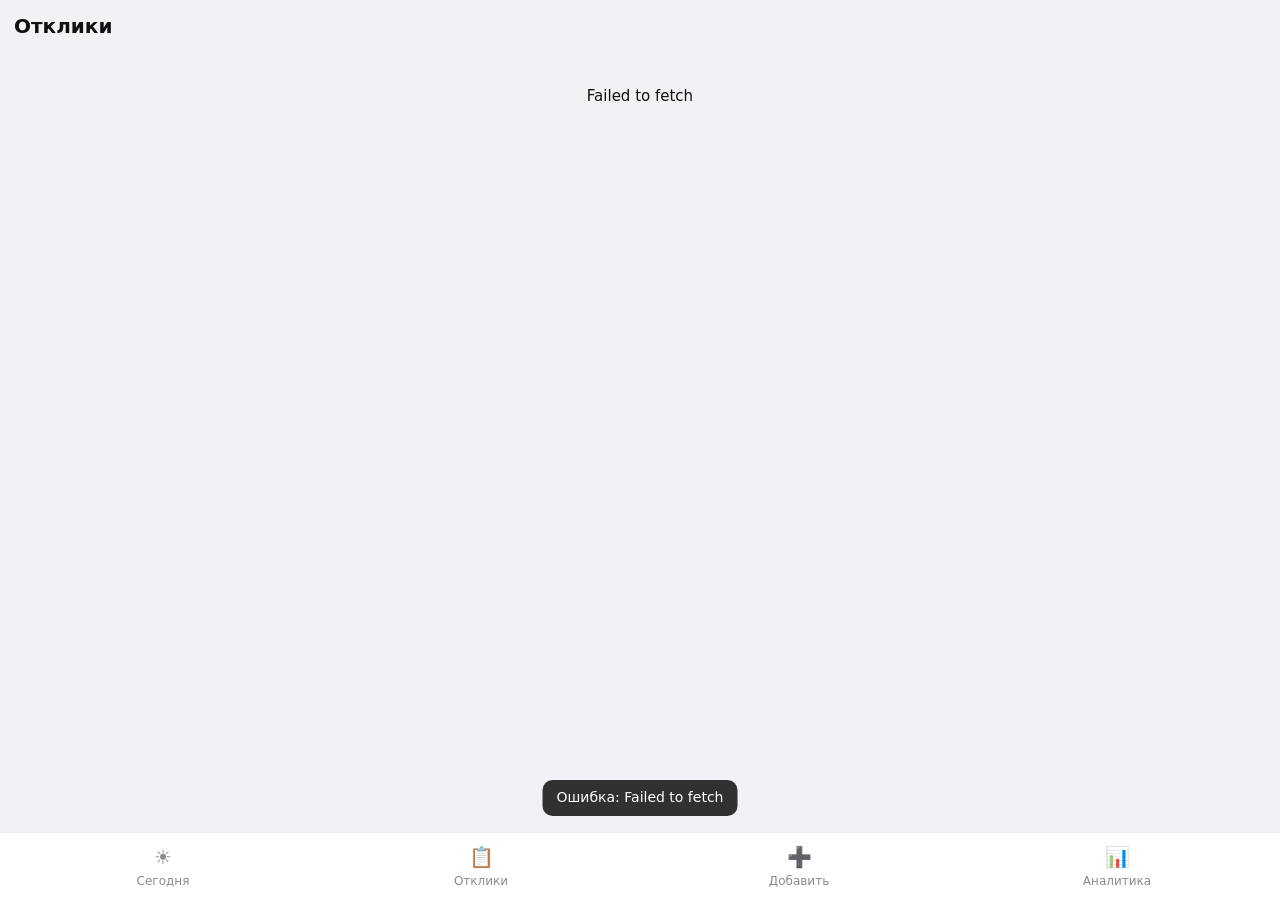
<file: otkliki/index.html>
<!DOCTYPE html>
<html lang="ru">
<head>
<meta charset="UTF-8">
<meta name="robots" content="noindex, nofollow">
<meta name="viewport" content="width=device-width, initial-scale=1, maximum-scale=1">
<title>Отклики</title>
<script src="https://telegram.org/js/telegram-web-app.js"></script>
<style>
  :root {
    --bg: var(--tg-theme-bg-color, #fff);
    --bg2: var(--tg-theme-secondary-bg-color, #f2f2f6);
    --tx: var(--tg-theme-text-color, #111);
    --hint: var(--tg-theme-hint-color, #8a8a8e);
    --link: var(--tg-theme-link-color, #2a7ae2);
    --btn: var(--tg-theme-button-color, #2a7ae2);
    --btntx: var(--tg-theme-button-text-color, #fff);
    --ok: #34a853; --warn: #f29d38; --bad: #e5484d;
  }
  * { box-sizing: border-box; }
  body { margin: 0; font: 15px/1.4 -apple-system, system-ui, sans-serif; background: var(--bg2); color: var(--tx); padding-bottom: 72px; }
  header { position: sticky; top: 0; z-index: 5; background: var(--bg2); padding: 12px 14px 6px; display: flex; align-items: center; gap: 8px; }
  header h1 { font-size: 20px; margin: 0; flex: 1; }
  main { padding: 0 12px; }
  .card { background: var(--bg); border-radius: 14px; padding: 12px 14px; margin: 10px 0; }
  .muted { color: var(--hint); font-size: 13px; }
  .row { display: flex; gap: 8px; align-items: center; flex-wrap: wrap; }
  .sp { flex: 1; }
  button, .btn { border: 0; border-radius: 10px; padding: 8px 12px; font: inherit; font-size: 14px; background: var(--btn); color: var(--btntx); cursor: pointer; }
  button.sec { background: var(--bg2); color: var(--tx); }
  button.ghost { background: transparent; color: var(--link); padding: 4px 6px; }
  button.danger { background: transparent; color: var(--bad); }
  button:disabled { opacity: .5; }
  input, textarea, select { width: 100%; font: inherit; padding: 9px 10px; border-radius: 10px; border: 1px solid rgba(128,128,128,.25); background: var(--bg); color: var(--tx); }
  textarea { min-height: 80px; resize: vertical; }
  label { display: block; font-size: 13px; color: var(--hint); margin: 10px 0 4px; }
  pre.tpl { white-space: pre-wrap; font: 13px/1.4 ui-monospace, Menlo, monospace; background: var(--bg2); padding: 10px; border-radius: 10px; margin: 8px 0; }
  .badge { display: inline-block; font-size: 12px; padding: 2px 8px; border-radius: 99px; background: var(--bg2); color: var(--tx); white-space: nowrap; }
  .b-ok { background: rgba(52,168,83,.15); color: var(--ok); }
  .b-warn { background: rgba(242,157,56,.18); color: #b86e10; }
  .b-bad { background: rgba(229,72,77,.15); color: var(--bad); }
  .b-q { background: rgba(255,196,0,.22); }
  nav { position: fixed; bottom: 0; left: 0; right: 0; display: flex; background: var(--bg); border-top: 1px solid rgba(128,128,128,.15); padding: 6px 4px calc(6px + env(safe-area-inset-bottom)); z-index: 10; }
  nav button { flex: 1; background: none; color: var(--hint); font-size: 12px; padding: 4px; display: flex; flex-direction: column; align-items: center; gap: 2px; }
  nav button b { font-size: 20px; font-weight: normal; }
  nav button.on { color: var(--btn); }
  .seg { display: flex; background: var(--bg); border-radius: 10px; padding: 3px; gap: 3px; }
  .seg button { flex: 1; background: none; color: var(--tx); padding: 6px; }
  .seg button.on { background: var(--btn); color: var(--btntx); }
  .chips { display: flex; gap: 6px; overflow-x: auto; padding: 4px 0; }
  .chips button { background: var(--bg); color: var(--tx); white-space: nowrap; padding: 6px 10px; font-size: 13px; }
  .chips button.on { background: var(--btn); color: var(--btntx); }
  .bar { height: 22px; background: var(--btn); border-radius: 6px; min-width: 2px; }
  .barrow { display: grid; grid-template-columns: 110px 1fr 54px; gap: 8px; align-items: center; margin: 6px 0; font-size: 13px; }
  table { width: 100%; border-collapse: collapse; font-size: 13px; }
  th, td { text-align: left; padding: 6px 4px; border-bottom: 1px solid rgba(128,128,128,.15); }
  th { color: var(--hint); font-weight: normal; }
  td.n, th.n { text-align: right; }
  .contact { border-top: 1px solid rgba(128,128,128,.15); padding-top: 10px; margin-top: 10px; }
  .pings { display: flex; gap: 6px; flex-wrap: wrap; margin: 6px 0; }
  .ping { font-size: 12px; padding: 4px 8px; border-radius: 8px; background: var(--bg2); border: 0; color: var(--tx); }
  .ping.set { background: rgba(52,168,83,.15); color: var(--ok); }
  .msg { background: var(--bg2); border-radius: 10px; padding: 8px 10px; margin: 6px 0; font-size: 13px; white-space: pre-wrap; }
  .big { font-size: 28px; font-weight: 600; }
  .grid2 { display: grid; grid-template-columns: 1fr 1fr; gap: 10px; }
  .toast { position: fixed; left: 50%; bottom: 84px; transform: translateX(-50%); background: rgba(0,0,0,.8); color: #fff; padding: 8px 14px; border-radius: 10px; font-size: 14px; z-index: 20; }
  .center { text-align: center; padding: 40px 20px; }
  a { color: var(--link); }
  details summary { cursor: pointer; color: var(--link); font-size: 14px; margin-top: 8px; }
</style>
</head>
<body>
<header><h1 id="title">Отклики</h1><span id="spin" class="muted"></span></header>
<main id="app"><div class="center muted">Загружаю…</div></main>
<nav id="nav">
  <button data-v="today"><b>☀️</b>Сегодня</button>
  <button data-v="list"><b>📋</b>Отклики</button>
  <button data-v="add"><b>➕</b>Добавить</button>
  <button data-v="stats"><b>📊</b>Аналитика</button>
</nav>
<script>
const API = 'https://script.google.com/macros/s/AKfycbxrqnmrl86uX9qTeNj7RZQlf5gunEiwlKaZr632hum9-ox5G6zkJGOBZx0iLi0iqVwZ/exec';
const tg = window.Telegram && Telegram.WebApp;
if (tg) { tg.ready(); tg.expand(); }

const PLATFORMS = ['hh', 'getmatch', 'LinkedIn', 'Хабр Карьера', 'Dreamjob', 'SuperJob', 'Сетка', 'Telegram', 'Карьерный сайт'];
const PLATFORM_RE = [[/hh\.ru/i, 'hh'], [/getmatch/i, 'getmatch'], [/linkedin|lnkd\.in/i, 'LinkedIn'], [/career\.habr|habr\.com\/.*career/i, 'Хабр Карьера'], [/dreamjob/i, 'Dreamjob'], [/superjob/i, 'SuperJob'], [/setka\.ru|set\.ki/i, 'Сетка'], [/t\.me\//i, 'Telegram']];
const STAGES = ['', 'ответ/переписка', 'звонок', 'собес', 'финал', 'оффер', 'отказ', 'игнор'];
const RANK = { 'ответ/переписка': 1, 'звонок': 2, 'собес': 3, 'финал': 4, 'оффер': 5 };
const FUNNEL = ['Отклик', 'Ответ', 'Звонок', 'Собес', 'Финал', 'Оффер'];
const MOODS = ['😫', '😕', '😐', '🙂', '🤩'];

let D = null, view = 'today', openId = null, mode = 'all', filter = 'active', query = '';

const $ = s => document.querySelector(s);
const esc = s => String(s == null ? '' : s).replace(/[&<>"]/g, c => ({ '&': '&amp;', '<': '&lt;', '>': '&gt;', '"': '&quot;' }[c]));
const ru = s => s ? s.slice(8, 10) + '.' + s.slice(5, 7) : '';
const days = (a, b) => Math.round((new Date(b) - new Date(a)) / 864e5);
const platformOf = u => { if (!u) return ''; for (const [r, n] of PLATFORM_RE) if (r.test(u)) return n; return 'Карьерный сайт'; };
const who = c => c.tg ? '@' + c.tg : String(c.contact).split('\n')[0].slice(0, 40);
function toast(t) { const e = document.createElement('div'); e.className = 'toast'; e.textContent = t; document.body.appendChild(e); setTimeout(() => e.remove(), 1800); }

async function call(action, payload) {
  $('#spin').textContent = '⏳';
  try {
    const r = await fetch(API, { method: 'POST', body: JSON.stringify({ initData: tg ? tg.initData : '', action, payload }) });
    const j = await r.json();
    if (j.error) throw new Error(j.error === 'forbidden' ? 'Нет доступа. Открой приложение из бота (и сначала нажми /start).' : j.error);
    D = j; prep(); render();
    return true;
  } catch (e) { $('#app').innerHTML = D ? $('#app').innerHTML : ''; toast('Ошибка: ' + e.message); if (!D) $('#app').innerHTML = '<div class="center">' + esc(e.message) + '</div>'; return false; }
  finally { $('#spin').textContent = ''; }
}

/* ---------- Подготовка данных ---------- */
function prep() {
  D.cmap = {}; D.companies.forEach(c => { c.contacts = []; c.events = []; D.cmap[c.id] = c; });
  D.contacts.forEach(c => { const comp = D.cmap[c.cid]; if (comp) comp.contacts.push(c); c.messages = []; });
  const kmap = {}; D.contacts.forEach(c => kmap[c.id] = c);
  D.messages.forEach(m => kmap[m.contactId] && kmap[m.contactId].messages.push(m));
  D.events.forEach(e => D.cmap[e.cid] && D.cmap[e.cid].events.push(e));
  D.tplMap = {}; D.templates.forEach(t => D.tplMap[t.code] = t);
  D.companies.forEach(c => {
    c.answered = c.contacts.filter(k => k.replied || RANK[k.stage] >= 1);
    c.quality = c.answered.filter(k => k.tg).length >= 2;
    c.rank = Math.max(0, ...c.contacts.map(k => RANK[k.stage] || ((k.replied || k.stage === 'отказ') ? 1 : 0)));
    const ai = String(c.comment).match(/попадани[яе][^0-9]{0,15}(\d{1,3})/i);
    c.ai = ai ? Number(ai[1]) : null;
  });
}
function fill(text, comp, c) {
  return String(text).replace(/\{площадка\}/g, D.platformPrep[comp.platform] || 'вашем карьерном сайте').replace(/\{ссылка\}/g, comp.url || '').replace(/\{компания\}/g, comp.name || '').replace(/\{дата\}/g, ru(c && c.stepAt));
}
function stateBadge(c) {
  const s = c.state;
  const cls = { 'отказ': 'b-bad', 'игнор': 'b-bad', 'ответ/переписка': 'b-ok', 'звонок': 'b-ok', 'собес': 'b-ok', 'финал': 'b-ok', 'оффер': 'b-ok', 'пинг 2': 'b-warn', 'пинг 3': 'b-warn', 'написать': 'b-warn' }[s] || '';
  return '<span class="badge ' + cls + '">' + esc(s) + '</span>';
}
function todayItems() {
  const t = D.today, items = [];
  D.contacts.forEach(c => {
    const comp = D.cmap[c.cid]; if (!comp) return;
    if (c.step && c.stepAt && c.stepAt <= t) items.push({ kind: 'step', c, comp });
    if (comp.rejected) return;
    if (c.due) items.push({ kind: c.due, c, comp });
  });
  return items;
}

/* ---------- Рендер ---------- */
function render() {
  document.querySelectorAll('nav button').forEach(b => b.classList.toggle('on', b.dataset.v === view && !openId));
  if (tg) { if (openId) tg.BackButton.show(); else tg.BackButton.hide(); }
  if (!D) return;
  const h = openId ? renderCompany(D.cmap[openId]) : ({ today: renderToday, list: renderList, add: renderAdd, stats: renderStats }[view])();
  $('#app').innerHTML = h;
  $('#title').textContent = openId ? (D.cmap[openId] || {}).name || 'Отклик' : { today: 'Сегодня, ' + ru(D.today), list: 'Отклики', add: 'Новый отклик', stats: 'Аналитика' }[view];
}

function tplCard(c, comp, codes, title, actions) {
  return '<div class="card"><div class="row"><b>' + esc(title) + '</b><span class="sp"></span><span class="muted">' + esc(comp.name) + '</span></div>' +
    '<div class="muted">' + esc(who(c)) + (c.from ? ' · контакт дал(а) ' + esc(c.from) : '') + '</div>' +
    codes.map((k, i) => (codes.length > 1 ? '<div class="muted">Вариант ' + (i + 1) + '</div>' : '') + '<pre class="tpl">' + esc(fill((D.tplMap[k] || {}).text || '', comp, c)) + '</pre>' +
      '<button class="ghost" data-copy="' + esc(k) + '" data-c="' + c.id + '">📋 Скопировать</button>').join('') +
    '<div class="row" style="margin-top:6px">' + (c.tg ? '<button class="sec" data-chat="' + esc(c.tg) + '">💬 Открыть чат</button>' : '') + actions + '</div></div>';
}

function renderToday() {
  const items = todayItems();
  const TPL = { p1: 'WELCOME', p2: 'PING2', p3: 'PING3' }, TITLE = { p1: '✉️ Первое сообщение', p2: '🔔 Пинг 2', p3: '🔔 Пинг 3' };
  let h = '';
  const wk = weekStats();
  h += '<div class="card"><div class="grid2"><div><div class="muted">Откликов за неделю</div><div class="big">' + wk.all + '</div></div><div><div class="muted">Качественных</div><div class="big">' + wk.q + '</div></div></div></div>';
  if (!items.length) h += '<div class="card center">🎉 Сегодня пинговать некого</div>';
  items.forEach(({ kind, c, comp }) => {
    if (kind === 'step') { const st = D.steps[c.step]; if (st) h += tplCard(c, comp, st.tpls, '🔁 ' + st.title, '<button data-sent="st" data-c="' + c.id + '">✅ Отправила</button><button class="sec" data-skip="' + c.id + '">✖ Неактуально</button>'); }
    else h += tplCard(c, comp, [TPL[kind]], TITLE[kind], '<button data-sent="' + kind + '" data-c="' + c.id + '">✅ Отправила</button>');
  });
  const nc = D.companies.filter(c => !String(c.comment).trim() && !c.rejected);
  if (nc.length) h += '<div class="card"><b>🔎 Без комментария</b><div class="muted">Проверь вакансию по ссылке: <a href="#" data-link="' + esc(D.checkChat) + '">чат проверки</a></div>' + nc.map(c => '<div class="row" style="margin-top:6px"><a href="#" data-open="' + c.id + '">' + esc(c.name || 'без названия') + '</a><span class="sp"></span>' + (c.url ? '<a href="#" data-link="' + esc(c.url) + '">вакансия ↗</a>' : '') + '</div>').join('') + '</div>';
  return h;
}

function weekStats() {
  const t = new Date(D.today), dow = (t.getUTCDay() + 6) % 7;
  const start = new Date(t - dow * 864e5).toISOString().slice(0, 10);
  const w = D.companies.filter(c => c.date >= start);
  return { all: w.length, q: w.filter(c => c.quality).length };
}

function renderList() {
  const f = { all: () => true, active: c => !c.rejected && !c.contacts.every(k => k.state === 'отказ' || k.state === 'игнор') || !c.contacts.length && !c.rejected, quality: c => c.quality, rejected: c => c.rejected || (c.contacts.length && c.contacts.every(k => k.state === 'отказ')) }[filter];
  const q = query.toLowerCase();
  const list = D.companies.filter(f).filter(c => !q || (c.name + ' ' + c.contacts.map(k => k.contact).join(' ')).toLowerCase().includes(q)).sort((a, b) => (b.date || '').localeCompare(a.date || '') || b.id - a.id);
  let h = '<input id="q" placeholder="Поиск по компании или контакту" value="' + esc(query) + '">';
  h += '<div class="chips">' + [['active', 'Активные'], ['all', 'Все'], ['quality', '⭐ Качественные'], ['rejected', 'Отказы']].map(([k, l]) => '<button data-filter="' + k + '" class="' + (filter === k ? 'on' : '') + '">' + l + '</button>').join('') + '</div>';
  h += '<div class="muted">' + list.length + ' шт.</div>';
  h += list.map(c => '<div class="card" data-open="' + c.id + '"><div class="row"><b>' + esc(c.name || 'без названия') + '</b>' + (c.quality ? '<span class="badge b-q">⭐ качественный</span>' : '') + '<span class="sp"></span><span class="muted">' + ru(c.date) + '</span></div>' +
    '<div class="row muted" style="margin-top:4px">' + esc(c.platform || '—') + ' · контактов: ' + c.contacts.length + (c.rank ? ' · ' + FUNNEL[c.rank] : '') + (c.rejected ? ' <span class="badge b-bad">отказ</span>' : '') + '</div>' +
    '<div class="row" style="margin-top:6px">' + c.contacts.map(k => '<span class="muted">' + esc(who(k)) + '</span>' + stateBadge(k)).join(' ') + '</div></div>').join('');
  return h;
}

function renderCompany(c) {
  if (!c) { openId = null; return renderList(); }
  let h = '<div class="card">' +
    '<label>Компания</label><input id="f-name" value="' + esc(c.name) + '">' +
    '<label>Ссылка на вакансию</label><input id="f-url" value="' + esc(c.url) + '">' +
    '<div class="grid2"><div><label>Площадка</label><select id="f-platform">' + PLATFORMS.map(p => '<option' + (p === c.platform ? ' selected' : '') + '>' + p + '</option>').join('') + '</select></div>' +
    '<div><label>Дата отклика</label><input id="f-date" type="date" value="' + esc(c.date) + '"></div></div>' +
    '<label>Комментарий</label><textarea id="f-comment">' + esc(c.comment) + '</textarea>' +
    (!String(c.comment).trim() ? '<div class="muted">Проверь вакансию по ссылке: <a href="#" data-link="' + esc(D.checkChat) + '">чат проверки</a></div>' : '') +
    '<div class="row" style="margin-top:10px"><label style="margin:0"><input type="checkbox" id="f-rej" style="width:auto" ' + (c.rejected ? 'checked' : '') + '> Отказ компании</label><span class="sp"></span>' +
    (c.url ? '<button class="sec" data-link="' + esc(c.url) + '">Вакансия ↗</button>' : '') + '<button data-savecomp="' + c.id + '">Сохранить</button></div>' +
    '<div class="row muted" style="margin-top:8px">' + (c.quality ? '<span class="badge b-q">⭐ качественный</span>' : 'Качественный: нужно 2 ответивших ТГ-контакта (сейчас ' + c.answered.filter(k => k.tg).length + ')') + '</div></div>';

  h += '<div class="card"><b>Контакты</b>' + c.contacts.map(k => contactBlock(k, c)).join('') +
    '<div class="contact"><label>Добавить контакт (@ник, ссылка, почта)</label><div class="row"><input id="new-contact" style="flex:1"><button data-addcontact="' + c.id + '">＋</button></div></div></div>';
  h += '<div class="center"><button class="danger" data-delcomp="' + c.id + '">Удалить отклик</button></div>';
  return h;
}

function contactBlock(k, comp) {
  const ping = n => '<button class="ping ' + (k[n] ? 'set' : '') + '" data-ping="' + n + '" data-c="' + k.id + '">' + n.toUpperCase() + ': ' + (k[n] ? ru(k[n]) : 'отметить') + '</button>';
  return '<div class="contact"><div class="row"><b>' + esc(who(k)) + '</b>' + stateBadge(k) + '<span class="sp"></span>' + (k.tg ? '<button class="ghost" data-chat="' + esc(k.tg) + '">💬 чат</button>' : '') + '</div>' +
    (k.contact !== '@' + k.tg ? '<div class="muted" style="white-space:pre-wrap">' + esc(k.contact) + '</div>' : '') +
    (k.from ? '<div class="muted">Контакт дал(а): ' + esc(k.from) + '</div>' : '') +
    '<div class="pings">' + ping('p1') + ping('p2') + ping('p3') + '</div>' +
    '<div class="grid2"><div><label>Этап</label><select data-stage="' + k.id + '">' + STAGES.map(s => '<option value="' + s + '"' + (s === k.stage ? ' selected' : '') + '>' + (s || '—') + '</option>').join('') + '</select></div>' +
    '<div><label>Ответил(а)</label><input type="date" data-replied="' + k.id + '" value="' + esc(k.replied) + '"></div></div>' +
    (k.step ? '<div class="muted" style="margin-top:6px">🔁 ' + esc((D.steps[k.step] || {}).title || k.step) + ' — ' + ru(k.stepAt) + ' <button class="ghost" data-skip="' + k.id + '">отменить</button></div>' : '') +
    '<label>Заметка</label><textarea data-note="' + k.id + '" style="min-height:44px">' + esc(k.note) + '</textarea>' +
    (k.messages.length ? '<details><summary>Сообщения рекрутера (' + k.messages.length + ')</summary>' + k.messages.map(m => '<div class="msg"><span class="muted">' + ru(m.date) + '</span>\n' + esc(m.text) + '</div>').join('') + '</details>' : '') +
    '<details><summary>Шаблоны</summary><div class="row" style="margin-top:6px"><select data-tplsel="' + k.id + '" style="flex:1">' + D.templates.map(t => '<option value="' + esc(t.code) + '">' + esc(t.title) + '</option>').join('') + '</select></div>' +
    '<pre class="tpl" id="tplprev-' + k.id + '">' + esc(fill((D.templates[0] || {}).text || '', comp, k)) + '</pre>' +
    '<div class="row"><button class="sec" data-tplcopy="' + k.id + '">📋 Скопировать</button><button class="sec" data-tplsend="' + k.id + '">📨 Прислать в бот</button></div></details>' +
    '<div class="row" style="margin-top:8px"><span class="sp"></span><button class="danger" data-delcontact="' + k.id + '">Удалить контакт</button></div></div>';
}

function renderAdd() {
  return '<div class="card">' +
    '<label>Компания</label><input id="a-name">' +
    '<label>Ссылка на вакансию</label><input id="a-url" placeholder="https://…">' +
    '<div class="grid2"><div><label>Площадка</label><select id="a-platform"><option value="">авто по ссылке</option>' + PLATFORMS.map(p => '<option>' + p + '</option>').join('') + '</select></div>' +
    '<div><label>Дата отклика</label><input id="a-date" type="date" value="' + D.today + '"></div></div>' +
    '<label>Комментарий</label><textarea id="a-comment" placeholder="Город | Формат | ЗП | Суть | Оценка попадания ИИ: …%"></textarea>' +
    '<label>Контакты — по одному на строку</label><textarea id="a-contacts" placeholder="@nickname (hr)&#10;@another"></textarea>' +
    '<div class="row" style="margin-top:12px"><span class="sp"></span><button id="a-save">Сохранить</button></div></div>';
}

/* ---------- Аналитика ---------- */
function bars(rows, fmt) {
  const max = Math.max(1, ...rows.map(r => r[1]));
  return rows.map(([l, v, extra]) => '<div class="barrow"><span>' + esc(l) + '</span><div class="bar" style="width:' + (v / max * 100) + '%"></div><span class="n">' + (fmt ? fmt(v) : v) + (extra ? ' <span class="muted">' + extra + '</span>' : '') + '</span></div>').join('');
}
const pct = (a, b) => b ? Math.round(a / b * 100) + '%' : '—';
const avg = a => a.length ? a.reduce((x, y) => x + y, 0) / a.length : null;

function renderStats() {
  const comps = D.companies.filter(c => mode === 'all' || c.quality);
  let h = '<div class="seg"><button data-mode="all" class="' + (mode === 'all' ? 'on' : '') + '">Все</button><button data-mode="quality" class="' + (mode === 'quality' ? 'on' : '') + '">⭐ Качественные</button></div>';
  h += '<div class="muted" style="margin:6px 2px">Качественный отклик — у компании ≥ 2 ответивших ТГ-контакта. Всего откликов: ' + D.companies.length + ', качественных: ' + D.companies.filter(c => c.quality).length + '</div>';

  // Воронка
  const fun = FUNNEL.map((l, i) => [l, comps.filter(c => c.rank >= i).length]);
  h += '<div class="card"><b>Воронка по этапам</b>' + bars(fun.map(([l, v], i) => [l, v, i ? pct(v, fun[0][1]) : ''])) + '</div>';

  // Площадки: количество + конверсия
  const byP = {};
  comps.forEach(c => { const p = c.platform || '—'; (byP[p] = byP[p] || { n: 0, r: 0 }).n++; if (c.rank >= 1) byP[p].r++; });
  const pl = Object.entries(byP).sort((a, b) => b[1].n - a[1].n);
  h += '<div class="card"><b>Отклики по площадкам</b>' + bars(pl.map(([p, v]) => [p, v.n])) + '</div>';
  h += '<div class="card"><b>Конверсия по площадкам</b><table><tr><th>Площадка</th><th class="n">Откликов</th><th class="n">С ответом</th><th class="n">Конверсия</th></tr>' +
    pl.map(([p, v]) => '<tr><td>' + esc(p) + '</td><td class="n">' + v.n + '</td><td class="n">' + v.r + '</td><td class="n">' + pct(v.r, v.n) + '</td></tr>').join('') + '</table></div>';

  // Среднее время ответа
  const ks = comps.flatMap(c => c.contacts).filter(k => k.p1 && k.replied && k.replied >= k.p1);
  const art = avg(ks.map(k => days(k.p1, k.replied)));
  h += '<div class="card"><b>Среднее время ответа</b><div class="big">' + (art == null ? '—' : art.toFixed(1) + ' дн.') + '</div><div class="muted">от первого сообщения до ответа · по ' + ks.length + ' контактам</div></div>';

  // Оценка ИИ и исход
  const B = [['80%+', 80, 101], ['70–79%', 70, 80], ['60–69%', 60, 70], ['< 60%', 0, 60]];
  h += '<div class="card"><b>Оценка попадания ИИ и исход</b><table><tr><th>Оценка</th><th class="n">Откликов</th><th class="n">Ответили</th><th class="n">Дошли до звонка+</th></tr>' +
    B.map(([l, a, b]) => { const g = comps.filter(c => c.ai != null && c.ai >= a && c.ai < b); return '<tr><td>' + l + '</td><td class="n">' + g.length + '</td><td class="n">' + pct(g.filter(c => c.rank >= 1).length, g.length) + '</td><td class="n">' + pct(g.filter(c => c.rank >= 2).length, g.length) + '</td></tr>'; }).join('') +
    '</table><div class="muted">без оценки в комментарии: ' + comps.filter(c => c.ai == null).length + '</div></div>';

  // Время до собеса
  const tti = comps.map(c => {
    const ev = c.events.filter(e => e.type === 'stage' && RANK[e.value] >= 2).map(e => e.date).sort()[0] || c.contacts.filter(k => RANK[k.stage] >= 2).map(k => k.stageAt).sort()[0];
    return ev && c.date ? days(c.date, ev) : null;
  }).filter(x => x != null && x >= 0);
  const at = avg(tti);
  h += '<div class="card"><b>Время до звонка / собеса</b><div class="big">' + (at == null ? '—' : at.toFixed(1) + ' дн.') + '</div><div class="muted">от отклика до первого звонка или собеса · по ' + tti.length + ' откликам</div></div>';

  h += '<div class="card"><b>Настроение</b>' + moodChart() + '</div>';
  return h;
}

function moodChart() {
  const n = 30, end = new Date(D.today), daysArr = [];
  for (let i = n - 1; i >= 0; i--) daysArr.push(new Date(end - i * 864e5).toISOString().slice(0, 10));
  const mood = {}; D.mood.forEach(m => mood[m.date] = Number(m.score));
  if (!D.mood.length) return '<div class="muted">Пока нет оценок — отмечай настроение в сообщении бота в 12:00.</div>';
  const ev = {}; D.events.forEach(e => { const d = ev[e.date] = ev[e.date] || { reply: 0, rej: 0, inv: 0 }; if (e.type === 'reply') d.reply++; if (e.type === 'stage' && e.value === 'отказ') d.rej++; if (e.type === 'stage' && RANK[e.value] >= 2) d.inv++; });
  const W = 320, H = 150, px = i => 10 + i * (W - 20) / (n - 1), py = v => 12 + (5 - v) * (H - 52) / 4;
  let pts = daysArr.map((d, i) => mood[d] ? [px(i), py(mood[d]), d] : null).filter(Boolean);
  let s = '<svg viewBox="0 0 ' + W + ' ' + H + '" width="100%">';
  [1, 3, 5].forEach(v => s += '<line x1="10" x2="' + (W - 10) + '" y1="' + py(v) + '" y2="' + py(v) + '" stroke="currentColor" opacity=".1"/><text x="0" y="' + (py(v) + 4) + '" font-size="10">' + MOODS[v - 1] + '</text>');
  if (pts.length > 1) s += '<polyline fill="none" stroke="var(--btn)" stroke-width="2" points="' + pts.map(p => p[0] + ',' + p[1]).join(' ') + '"/>';
  pts.forEach(p => s += '<circle cx="' + p[0] + '" cy="' + p[1] + '" r="3.5" fill="var(--btn)"><title>' + ru(p[2]) + '</title></circle>');
  daysArr.forEach((d, i) => { const e = ev[d]; if (!e) return; let y = H - 30; [['inv', 'var(--ok)'], ['reply', 'var(--link)'], ['rej', 'var(--bad)']].forEach(([k, col]) => { for (let j = 0; j < Math.min(e[k], 3); j++) { s += '<circle cx="' + px(i) + '" cy="' + y + '" r="3" fill="' + col + '"/>'; y += 7; } }); });
  s += '<text x="10" y="' + (H - 2) + '" font-size="10" opacity=".6">' + ru(daysArr[0]) + '</text><text x="' + (W - 40) + '" y="' + (H - 2) + '" font-size="10" opacity=".6">' + ru(daysArr[n - 1]) + '</text></svg>';
  return s + '<div class="muted"><span style="color:var(--ok)">●</span> приглашения · <span style="color:var(--link)">●</span> ответы · <span style="color:var(--bad)">●</span> отказы</div>';
}

/* ---------- События ---------- */
function openLink(u) { if (tg) tg.openLink(u); else window.open(u); }
function copy(text) { (navigator.clipboard ? navigator.clipboard.writeText(text) : Promise.reject()).then(() => toast('Скопировано'), () => { const t = document.createElement('textarea'); t.value = text; document.body.appendChild(t); t.select(); document.execCommand('copy'); t.remove(); toast('Скопировано'); }); }
const kById = id => D.contacts.find(k => String(k.id) === String(id));

document.addEventListener('click', async e => {
  const el = e.target.closest('button, a, [data-open]'); if (!el) return;
  const d = el.dataset;
  if (el.tagName === 'A') e.preventDefault();
  if (d.v) { view = d.v; openId = null; window.scrollTo(0, 0); return render(); }
  if (d.link) return openLink(d.link);
  if (d.chat) { const u = 'https://t.me/' + d.chat; return tg ? tg.openTelegramLink(u) : window.open(u); }
  if (d.copy) { const k = kById(d.c); return copy(fill(D.tplMap[d.copy].text, D.cmap[k.cid], k)); }
  if (d.filter) { filter = d.filter; return render(); }
  if (d.mode) { mode = d.mode; return render(); }
  if (d.sent) return call('markSent', { id: d.c, kind: d.sent }).then(ok => ok && toast('Отмечено ✅'));
  if (d.skip) return call('updateContact', { id: d.skip, fields: { step: '', stepAt: '' } });
  if (d.ping) { const k = kById(d.c); return call('updateContact', { id: k.id, fields: { [d.ping]: k[d.ping] ? '' : D.today } }); }
  if (d.savecomp) return call('updateCompany', { id: d.savecomp, fields: { name: $('#f-name').value, url: $('#f-url').value, platform: $('#f-platform').value, date: $('#f-date').value, comment: $('#f-comment').value, rejected: $('#f-rej').checked ? (D.cmap[d.savecomp].rejected || D.today) : '' } }).then(ok => ok && toast('Сохранено'));
  if (d.addcontact) { const v = $('#new-contact').value.trim(); if (v) return call('addContact', { cid: d.addcontact, contact: v }); return; }
  if (d.delcontact) { if (confirm('Удалить контакт?')) return call('deleteContact', { id: d.delcontact }); return; }
  if (d.delcomp) { if (confirm('Удалить отклик со всеми контактами?')) { const ok = await call('deleteCompany', { id: d.delcomp }); if (ok) { openId = null; render(); } } return; }
  if (d.tplcopy) { const k = kById(d.tplcopy); return copy(fill(D.tplMap[document.querySelector('[data-tplsel="' + k.id + '"]').value].text, D.cmap[k.cid], k)); }
  if (d.tplsend) { const k = kById(d.tplsend); return call('sendTemplate', { id: k.id, code: document.querySelector('[data-tplsel="' + k.id + '"]').value }).then(ok => ok && toast('Отправила в чат с ботом')); }
  if (el.id === 'a-save') {
    const name = $('#a-name').value.trim(), url = $('#a-url').value.trim();
    if (!name && !url) return toast('Укажи компанию или ссылку');
    const ok = await call('addCompany', { name, url, platform: $('#a-platform').value || platformOf(url), date: $('#a-date').value, comment: $('#a-comment').value, contacts: $('#a-contacts').value.split('\n') });
    if (ok) { toast('Добавлено'); const last = D.companies[D.companies.length - 1]; openId = last && last.id; render(); }
    return;
  }
  if (d.open) { openId = d.open; window.scrollTo(0, 0); return render(); }
});
document.addEventListener('change', e => {
  const d = e.target.dataset;
  if (d.stage) return call('updateContact', { id: d.stage, fields: { stage: e.target.value } });
  if (d.replied) return call('updateContact', { id: d.replied, fields: { replied: e.target.value } });
  if (d.note) return call('updateContact', { id: d.note, fields: { note: e.target.value } }).then(ok => ok && toast('Заметка сохранена'));
  if (d.tplsel) { const k = kById(d.tplsel); $('#tplprev-' + k.id).textContent = fill(D.tplMap[e.target.value].text, D.cmap[k.cid], k); }
});
document.addEventListener('input', e => { if (e.target.id === 'q') { query = e.target.value; const pos = e.target.selectionStart; render(); const q = $('#q'); q.focus(); q.setSelectionRange(pos, pos); } });
if (tg) tg.BackButton.onClick(() => { openId = null; render(); });

if (API.includes('APPS_SCRIPT')) $('#app').innerHTML = '<div class="center">Бэкенд ещё не подключён</div>';
else call('load', {});
</script>
</body>
</html>
</file>
<file: fonts/fonts.css>
@font-face {
  font-family: 'Golos Text';
  font-style: normal;
  font-display: swap;
  font-weight: 400;
  src: url(golos-text-cyrillic-400-normal.woff2) format('woff2');
  unicode-range: U+0301,U+0400-045F,U+0490-0491,U+04B0-04B1,U+2116;
}
@font-face {
  font-family: 'Golos Text';
  font-style: normal;
  font-display: swap;
  font-weight: 400;
  src: url(golos-text-latin-400-normal.woff2) format('woff2');
  unicode-range: U+0000-00FF,U+0131,U+0152-0153,U+02BB-02BC,U+02C6,U+02DA,U+02DC,U+0304,U+0308,U+0329,U+2000-206F,U+20AC,U+2122,U+2191,U+2193,U+2212,U+2215,U+FEFF,U+FFFD;
}
@font-face {
  font-family: 'Golos Text';
  font-style: normal;
  font-display: swap;
  font-weight: 500;
  src: url(golos-text-cyrillic-500-normal.woff2) format('woff2');
  unicode-range: U+0301,U+0400-045F,U+0490-0491,U+04B0-04B1,U+2116;
}
@font-face {
  font-family: 'Golos Text';
  font-style: normal;
  font-display: swap;
  font-weight: 500;
  src: url(golos-text-latin-500-normal.woff2) format('woff2');
  unicode-range: U+0000-00FF,U+0131,U+0152-0153,U+02BB-02BC,U+02C6,U+02DA,U+02DC,U+0304,U+0308,U+0329,U+2000-206F,U+20AC,U+2122,U+2191,U+2193,U+2212,U+2215,U+FEFF,U+FFFD;
}
@font-face {
  font-family: 'Golos Text';
  font-style: normal;
  font-display: swap;
  font-weight: 600;
  src: url(golos-text-cyrillic-600-normal.woff2) format('woff2');
  unicode-range: U+0301,U+0400-045F,U+0490-0491,U+04B0-04B1,U+2116;
}
@font-face {
  font-family: 'Golos Text';
  font-style: normal;
  font-display: swap;
  font-weight: 600;
  src: url(golos-text-latin-600-normal.woff2) format('woff2');
  unicode-range: U+0000-00FF,U+0131,U+0152-0153,U+02BB-02BC,U+02C6,U+02DA,U+02DC,U+0304,U+0308,U+0329,U+2000-206F,U+20AC,U+2122,U+2191,U+2193,U+2212,U+2215,U+FEFF,U+FFFD;
}
@font-face {
  font-family: 'IBM Plex Sans';
  font-style: normal;
  font-display: swap;
  font-weight: 300;
  src: url(ibm-plex-sans-cyrillic-300-normal.woff2) format('woff2');
  unicode-range: U+0301,U+0400-045F,U+0490-0491,U+04B0-04B1,U+2116;
}
@font-face {
  font-family: 'IBM Plex Sans';
  font-style: normal;
  font-display: swap;
  font-weight: 300;
  src: url(ibm-plex-sans-latin-300-normal.woff2) format('woff2');
  unicode-range: U+0000-00FF,U+0131,U+0152-0153,U+02BB-02BC,U+02C6,U+02DA,U+02DC,U+0304,U+0308,U+0329,U+2000-206F,U+20AC,U+2122,U+2191,U+2193,U+2212,U+2215,U+FEFF,U+FFFD;
}
@font-face {
  font-family: 'IBM Plex Sans';
  font-style: normal;
  font-display: swap;
  font-weight: 400;
  src: url(ibm-plex-sans-cyrillic-400-normal.woff2) format('woff2');
  unicode-range: U+0301,U+0400-045F,U+0490-0491,U+04B0-04B1,U+2116;
}
@font-face {
  font-family: 'IBM Plex Sans';
  font-style: normal;
  font-display: swap;
  font-weight: 400;
  src: url(ibm-plex-sans-latin-400-normal.woff2) format('woff2');
  unicode-range: U+0000-00FF,U+0131,U+0152-0153,U+02BB-02BC,U+02C6,U+02DA,U+02DC,U+0304,U+0308,U+0329,U+2000-206F,U+20AC,U+2122,U+2191,U+2193,U+2212,U+2215,U+FEFF,U+FFFD;
}
@font-face {
  font-family: 'IBM Plex Sans';
  font-style: normal;
  font-display: swap;
  font-weight: 500;
  src: url(ibm-plex-sans-cyrillic-500-normal.woff2) format('woff2');
  unicode-range: U+0301,U+0400-045F,U+0490-0491,U+04B0-04B1,U+2116;
}
@font-face {
  font-family: 'IBM Plex Sans';
  font-style: normal;
  font-display: swap;
  font-weight: 500;
  src: url(ibm-plex-sans-latin-500-normal.woff2) format('woff2');
  unicode-range: U+0000-00FF,U+0131,U+0152-0153,U+02BB-02BC,U+02C6,U+02DA,U+02DC,U+0304,U+0308,U+0329,U+2000-206F,U+20AC,U+2122,U+2191,U+2193,U+2212,U+2215,U+FEFF,U+FFFD;
}
</file>
